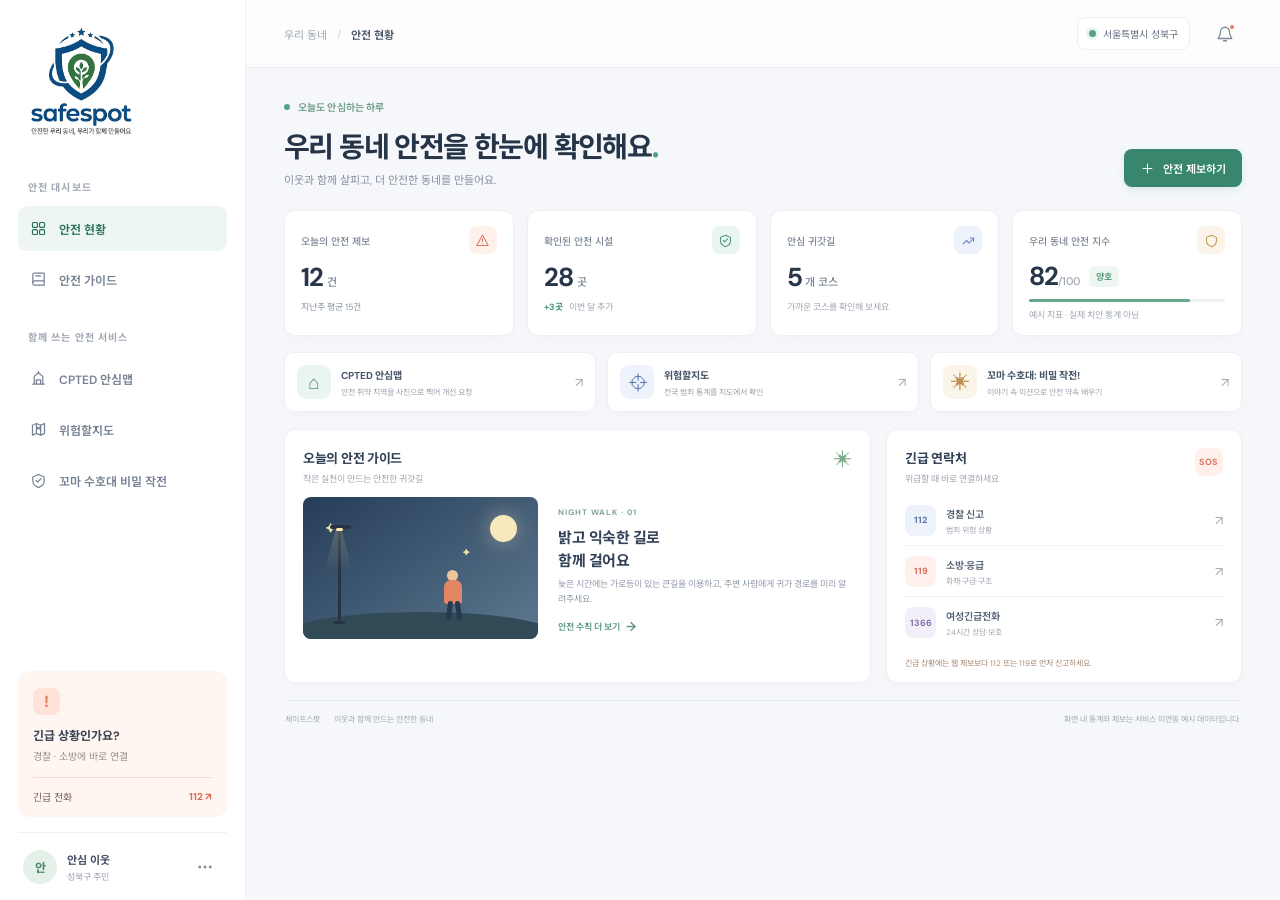
<file: index.html>
<!doctype html>
<html lang="ko">
  <head>
    <meta charset="UTF-8" />
    <meta name="viewport" content="width=device-width, initial-scale=1.0" />
    <meta name="theme-color" content="#f5f7fb" />
    <meta
      name="description"
      content="우리 동네 안전 정보를 한눈에 확인하고 생활 속 안전을 함께 지켜요."
    />
    <title>세이프스팟 — 우리 동네 안전을 한눈에</title>
    <link rel="preconnect" href="https://fonts.googleapis.com" />
    <link rel="preconnect" href="https://fonts.gstatic.com" crossorigin />
    <link
      href="https://fonts.googleapis.com/css2?family=DM+Sans:wght@400;500;600;700&family=Noto+Sans+KR:wght@400;500;600;700;800&display=swap"
      rel="stylesheet"
    />
    <link rel="stylesheet" href="styles.css" />
    <link rel="stylesheet" href="portal-pages.css" />
    <script src="app.js" defer></script>
  </head>
  <body>
    <div class="app-shell">
      <aside class="sidebar" aria-label="주 메뉴">
        <a class="brand" href="#home" aria-label="세이프스팟 홈">
          <img class="brand-logo" src="safespot_logo.png" alt="세이프스팟, 안전한 우리 동네" />
        </a>

        <div class="sidebar-label">안전 대시보드</div>
        <nav class="side-nav">
          <a class="nav-link active" href="#home" aria-current="page">
            <svg viewBox="0 0 24 24" aria-hidden="true"><rect x="3.5" y="3.5" width="7" height="7" rx="1.5"/><rect x="13.5" y="3.5" width="7" height="7" rx="1.5"/><rect x="3.5" y="13.5" width="7" height="7" rx="1.5"/><rect x="13.5" y="13.5" width="7" height="7" rx="1.5"/></svg>
            <span>안전 현황</span>
          </a>
          <a class="nav-link" href="#resources">
            <svg viewBox="0 0 24 24" aria-hidden="true"><path d="M4 5.5A2.5 2.5 0 0 1 6.5 3H20v17H6.5A2.5 2.5 0 0 1 4 17.5v-12Z"/><path d="M4 16.5A2.5 2.5 0 0 1 6.5 14H20M8 7h7"/></svg>
            <span>안전 가이드</span>
          </a>
        </nav>
        <div class="sidebar-label service-label">함께 쓰는 안전 서비스</div>
        <nav class="side-nav">
          <a class="nav-link" href="해커톤/index.html">
            <svg viewBox="0 0 24 24" aria-hidden="true"><path d="M4 20h16M6 20V9l6-5 6 5v11M9 20v-6h6v6"/><path d="M12 4V2"/></svg>
            <span>CPTED 안심맵</span>
          </a>
          <a class="nav-link" href="해커톤_지도/index.html">
            <svg viewBox="0 0 24 24" aria-hidden="true"><path d="M3.5 6 9 3.5l6 2.5 5.5-2.5v14L15 20l-6-2.5L3.5 20V6Z"/><path d="M9 3.5v14m6-12v14"/><circle cx="12" cy="10" r="1.5"/></svg>
            <span>위험할지도</span>
          </a>
          <a class="nav-link" href="해커톤_게임/index.html">
            <svg viewBox="0 0 24 24" aria-hidden="true"><path d="M12 3.5 20 7v5.5c0 4.5-3.1 7.8-8 9.5-4.9-1.7-8-5-8-9.5V7l8-3.5Z"/><path d="m8.5 12 2.3 2.2 4.7-4.8"/></svg>
            <span>꼬마 수호대 비밀 작전</span>
          </a>
        </nav>

        <div class="sidebar-bottom">
          <div class="emergency-card">
            <span class="emergency-icon" aria-hidden="true">!</span>
            <p>긴급 상황인가요?</p>
            <span>경찰 · 소방에 바로 연결</span>
            <a href="tel:112" class="emergency-call"><span>긴급 전화</span><span>112 ↗</span></a>
          </div>
          <div class="profile-row">
            <div class="profile-avatar" aria-hidden="true">안</div>
            <div class="profile-info"><strong>안심 이웃</strong><span>성북구 주민</span></div>
            <button class="icon-button profile-menu" type="button" aria-label="프로필 메뉴">
              <svg viewBox="0 0 24 24" aria-hidden="true"><circle cx="5" cy="12" r="1"/><circle cx="12" cy="12" r="1"/><circle cx="19" cy="12" r="1"/></svg>
            </button>
          </div>
        </div>
      </aside>
      <button class="mobile-scrim" type="button" aria-label="메뉴 닫기"></button>

      <main id="home" class="main-content">
        <header class="topbar">
          <div class="breadcrumb"><span>우리 동네</span><span class="breadcrumb-divider">/</span><strong>안전 현황</strong></div>
          <div class="topbar-actions">
            <span class="area-pill"><span class="status-dot"></span> 서울특별시 성북구</span>
            <button class="icon-button notification-button" type="button" aria-label="알림">
              <svg viewBox="0 0 24 24" aria-hidden="true"><path d="M18 9a6 6 0 0 0-12 0c0 7-3 7-3 9h18c0-2-3-2-3-9Zm-8 12h4"/></svg>
              <span class="notification-dot"></span>
            </button>
            <button class="mobile-menu icon-button" type="button" aria-label="메뉴 열기">
              <svg viewBox="0 0 24 24" aria-hidden="true"><path d="M4 7h16M4 12h16M4 17h16"/></svg>
            </button>
          </div>
        </header>

        <div class="page-content">
          <section class="welcome-row" aria-labelledby="welcome-title">
            <div>
              <div class="eyebrow"><span class="eyebrow-dot"></span> 오늘도 안심하는 하루</div>
              <h1 id="welcome-title">우리 동네 안전을<br class="mobile-break" /> 한눈에 확인해요<span class="title-period">.</span></h1>
              <p class="welcome-subtitle">이웃과 함께 살피고, 더 안전한 동네를 만들어요.</p>
            </div>
            <button class="button button-primary report-open" type="button">
              <svg viewBox="0 0 24 24" aria-hidden="true"><path d="M12 5v14M5 12h14"/></svg>
              안전 제보하기
            </button>
          </section>

          <section class="stats-grid" aria-label="동네 안전 요약">
            <article class="stat-card">
              <div class="stat-top"><span>오늘의 안전 제보</span><span class="stat-icon icon-coral"><svg viewBox="0 0 24 24" aria-hidden="true"><path d="M12 3 21 20H3L12 3Z"/><path d="M12 9v4m0 3h.01"/></svg></span></div>
              <div class="stat-value">12<span class="stat-unit">건</span></div>
              <div class="stat-foot"><span class="trend-neutral">지난주 평균 15건</span></div>
            </article>
            <article class="stat-card">
              <div class="stat-top"><span>확인된 안전 시설</span><span class="stat-icon icon-green"><svg viewBox="0 0 24 24" aria-hidden="true"><path d="M12 3.5 20 7v5.5c0 4.5-3.1 7.8-8 9.5-4.9-1.7-8-5-8-9.5V7l8-3.5Z"/><path d="m8.5 12 2.3 2.2 4.7-4.8"/></svg></span></div>
              <div class="stat-value">28<span class="stat-unit">곳</span></div>
              <div class="stat-foot"><span class="trend-up">+3곳</span><span>이번 달 추가</span></div>
            </article>
            <article class="stat-card">
              <div class="stat-top"><span>안심 귀갓길</span><span class="stat-icon icon-blue"><svg viewBox="0 0 24 24" aria-hidden="true"><path d="M3.5 17.5 9 12l4 4 7.5-8"/><path d="M14.5 8H20v5.5"/></svg></span></div>
              <div class="stat-value">5<span class="stat-unit">개 코스</span></div>
              <div class="stat-foot"><span>가까운 코스를 확인해 보세요</span></div>
            </article>
            <article class="stat-card status-stat">
              <div class="stat-top"><span>우리 동네 안전 지수</span><span class="stat-icon icon-yellow"><svg viewBox="0 0 24 24" aria-hidden="true"><path d="M12 3.5 20 7v5.5c0 4.5-3.1 7.8-8 9.5-4.9-1.7-8-5-8-9.5V7l8-3.5Z"/></svg></span></div>
              <div class="score-row"><div class="stat-value">82<span class="score-out-of">/100</span></div><span class="safety-badge">양호</span></div>
              <div class="score-track"><span></span></div>
              <div class="stat-foot"><span>예시 지표 · 실제 치안 통계 아님</span></div>
            </article>
          </section>

          <section class="service-strip" aria-label="안전 서비스 바로가기">
            <a class="service-card service-cpted" href="해커톤/index.html">
              <span class="service-card-icon" aria-hidden="true">⌂</span>
              <span class="service-card-copy"><strong>CPTED 안심맵</strong><small>안전 취약 지역을 사진으로 찍어 개선 요청</small></span>
              <span class="service-card-arrow" aria-hidden="true">↗</span>
            </a>
            <a class="service-card service-crime" href="해커톤_지도/index.html">
              <span class="service-card-icon" aria-hidden="true">⌖</span>
              <span class="service-card-copy"><strong>위험할지도</strong><small>전국 범죄 통계를 지도에서 확인</small></span>
              <span class="service-card-arrow" aria-hidden="true">↗</span>
            </a>
            <a class="service-card service-game" href="해커톤_게임/index.html">
              <span class="service-card-icon" aria-hidden="true">✳</span>
              <span class="service-card-copy"><strong>꼬마 수호대: 비밀 작전!</strong><small>이야기 속 미션으로 안전 약속 배우기</small></span>
              <span class="service-card-arrow" aria-hidden="true">↗</span>
            </a>
          </section>

          <section class="dashboard-grid" aria-label="안전 지도와 최근 제보" hidden>
            <article id="map" class="panel map-panel">
              <div class="panel-heading map-heading">
                <div><h2>우리 동네 안전 지도</h2><p>주변 안전 정보를 확인해 보세요</p></div>
                <button class="select-button" id="map-area-button" type="button" aria-label="지도 지역 선택">성북구 <span>⌄</span></button>
              </div>
              <div class="map-filter-row" role="group" aria-label="지도 표시 항목">
                <button class="filter-chip active" type="button" data-filter="all"><span class="chip-dot dot-all"></span>전체</button>
                <button class="filter-chip" type="button" data-filter="report"><span class="chip-dot dot-report"></span>안전 제보</button>
                <button class="filter-chip" type="button" data-filter="facility"><span class="chip-dot dot-facility"></span>안전 시설</button>
                <button class="filter-chip" type="button" data-filter="route"><span class="chip-dot dot-route"></span>안심길</button>
              </div>
              <div class="map-canvas" aria-label="성북구 주변의 예시 안전 지도">
                <svg class="map-art" viewBox="0 0 760 370" preserveAspectRatio="xMidYMid slice" role="img" aria-label="도로와 공원이 표시된 지도">
                  <rect width="760" height="370" fill="#eef3e9"/>
                  <path d="M0 64 180 20l125 45 150-51 144 58 161-27v325H0Z" fill="#f5f5e9"/>
                  <path d="M-20 282 83 237l95 11 48-75 93 14 65-54 123 32 55-62 104 14 115-70" fill="none" stroke="#fff" stroke-width="22"/>
                  <path d="M-20 282 83 237l95 11 48-75 93 14 65-54 123 32 55-62 104 14 115-70" fill="none" stroke="#d9d9cd" stroke-width="2"/>
                  <path d="M84-20 114 45l-24 63 30 53-23 62 20 57-41 115M251-15l-15 69 42 41-20 75 42 46-9 61 36 97M447-10l25 75-40 58 49 46-25 73 37 53-15 99M626-15l-6 71 48 42-25 73 33 55-24 64 44 83" fill="none" stroke="#fff" stroke-width="14"/>
                  <path d="M84-20 114 45l-24 63 30 53-23 62 20 57-41 115M251-15l-15 69 42 41-20 75 42 46-9 61 36 97M447-10l25 75-40 58 49 46-25 73 37 53-15 99M626-15l-6 71 48 42-25 73 33 55-24 64 44 83" fill="none" stroke="#d9d9cd" stroke-width="1.5"/>
                  <path d="m474 231 30-48 59 6 34 36-17 53-52 17-43-23Z" fill="#dcebd9"/>
                  <path d="m116 41 30-23 29 14-6 37-36 12-23-17Z" fill="#dcebd9"/>
                  <path d="M32 120h112M292 35h101M487 112h124M168 322h125M552 320h120" stroke="#e8e6d9" stroke-width="9" stroke-linecap="round"/>
                  <text x="488" y="255" class="map-label">성북근린공원</text>
                  <text x="118" y="191" class="map-label">성북로</text>
                  <text x="308" y="294" class="map-label">동소문로</text>
                  <text x="550" y="91" class="map-label">성북동</text>
                  <text x="170" y="94" class="map-label">성북초등학교</text>
                  <text x="365" y="208" class="map-label">성북구청</text>
                  <path d="M225 253c34-25 48-9 80-26s39-47 72-41 42 27 68 15 30-36 59-35" class="safe-route-line"/>
                  <g class="map-marker marker-report" data-map-type="report" transform="translate(305 165)"><circle r="17" fill="#fff" opacity=".7"/><circle r="11" fill="#f17764"/><path d="M305 159v7m0 4h.1" stroke="#fff" stroke-width="2" stroke-linecap="round"/></g>
                  <g class="map-marker marker-report" data-map-type="report" transform="translate(435 215)"><circle r="17" fill="#fff" opacity=".7"/><circle r="11" fill="#f17764"/><path d="M435 209v7m0 4h.1" stroke="#fff" stroke-width="2" stroke-linecap="round"/></g>
                  <g class="map-marker marker-facility" data-map-type="facility" transform="translate(180 120)"><circle r="15" fill="#fff" opacity=".75"/><circle r="10" fill="#5f9e83"/><path d="M180 114v12m-5-6h10" stroke="#fff" stroke-width="2" stroke-linecap="round"/></g>
                  <g class="map-marker marker-facility" data-map-type="facility" transform="translate(552 178)"><circle r="15" fill="#fff" opacity=".75"/><circle r="10" fill="#5f9e83"/><path d="M552 172v12m-5-6h10" stroke="#fff" stroke-width="2" stroke-linecap="round"/></g>
                  <g class="map-marker marker-route" data-map-type="route" transform="translate(500 145)"><circle r="15" fill="#fff" opacity=".75"/><circle r="10" fill="#8299d3"/><path d="m495 145 3.5 3.5 7-7" stroke="#fff" stroke-width="1.8" stroke-linecap="round" stroke-linejoin="round"/></g>
                </svg>
                <div class="map-map-controls">
                  <button type="button" class="map-control" id="zoom-in" aria-label="지도 확대">+</button>
                  <button type="button" class="map-control" id="zoom-out" aria-label="지도 축소">−</button>
                  <button type="button" class="map-control locate-control" id="locate-me" aria-label="현재 위치 확인"><svg viewBox="0 0 24 24" aria-hidden="true"><circle cx="12" cy="12" r="7"/><circle cx="12" cy="12" r="2.5"/><path d="M12 2v3m0 14v3M2 12h3m14 0h3"/></svg></button>
                </div>
                <div class="map-disclaimer">안전 정보 예시 화면 · 실시간 지도/관제 정보가 아닙니다</div>
              </div>
              <div class="map-footer"><span><i class="legend-dot dot-report"></i> 제보 위치 <i class="legend-dot dot-facility"></i> 안전 시설 <i class="legend-dot dot-route"></i> 안심 귀갓길</span><button class="text-button" type="button" id="open-map">지도 크게 보기 <span>↗</span></button></div>
            </article>

            <article id="reports" class="panel reports-panel">
              <div class="panel-heading">
                <div><h2>최근 동네 제보</h2><p>이웃이 공유한 안전 소식</p></div>
                <a class="text-button" href="#reports-list">전체 보기 <span>→</span></a>
              </div>
              <div class="report-list" id="reports-list">
                <article class="report-item">
                  <span class="report-icon report-icon-amber"><svg viewBox="0 0 24 24" aria-hidden="true"><path d="M12 3 21 20H3L12 3Z"/><path d="M12 9v4m0 3h.01"/></svg></span>
                  <div class="report-copy"><div class="report-title-row"><h3>골목길 가로등 점검 필요</h3><span class="report-tag tag-pending">확인 중</span></div><p>성북로 18길 · 성북초등학교 뒤편</p><time datetime="2026-10-17T09:20">20분 전</time></div>
                </article>
                <article class="report-item">
                  <span class="report-icon report-icon-blue"><svg viewBox="0 0 24 24" aria-hidden="true"><path d="M12 21s7-5.1 7-11a7 7 0 1 0-14 0c0 5.9 7 11 7 11Z"/><circle cx="12" cy="10" r="2.2"/></svg></span>
                  <div class="report-copy"><div class="report-title-row"><h3>안심 비상벨 위치 공유</h3><span class="report-tag tag-done">확인 완료</span></div><p>성북근린공원 입구 · 공중화장실 옆</p><time datetime="2026-10-17T08:45">오늘 오전 8:45</time></div>
                </article>
                <article class="report-item">
                  <span class="report-icon report-icon-violet"><svg viewBox="0 0 24 24" aria-hidden="true"><path d="M12 3.5 20 7v5.5c0 4.5-3.1 7.8-8 9.5-4.9-1.7-8-5-8-9.5V7l8-3.5Z"/><path d="m8.5 12 2.3 2.2 4.7-4.8"/></svg></span>
                  <div class="report-copy"><div class="report-title-row"><h3>늦은 밤 순찰 강화 요청</h3><span class="report-tag tag-pending">확인 중</span></div><p>동소문로 24길 · 버스 정류장 주변</p><time datetime="2026-10-16T21:10">어제 오후 9:10</time></div>
                </article>
              </div>
              <button class="button button-secondary report-open report-list-button" type="button">우리 동네 안전 제보하기 <span>＋</span></button>
            </article>
          </section>

          <section id="resources" class="lower-grid" aria-label="안전 정보">
            <article class="panel guide-panel">
              <div class="panel-heading">
                <div><h2>오늘의 안전 가이드</h2><p>작은 실천이 만드는 안전한 귀갓길</p></div>
                <span class="guide-spark" aria-hidden="true">✳</span>
              </div>
              <div class="guide-content">
                <div class="guide-illustration" aria-hidden="true">
                  <div class="guide-moon"></div><div class="guide-star star-one">✦</div><div class="guide-star star-two">✦</div>
                  <div class="guide-lamp"><span></span><i></i></div><div class="guide-figure"><i></i><b></b></div>
                  <div class="guide-ground"></div>
                </div>
                <div class="guide-text">
                  <span class="guide-kicker">NIGHT WALK · 01</span>
                  <h3>밝고 익숙한 길로<br />함께 걸어요</h3>
                  <p>늦은 시간에는 가로등이 있는 큰길을 이용하고, 주변 사람에게 귀가 경로를 미리 알려주세요.</p>
                  <button type="button" class="text-button guide-more" id="guide-detail">안전 수칙 더 보기 <span>→</span></button>
                </div>
              </div>
            </article>
            <article class="panel quick-panel">
              <div class="panel-heading"><div><h2>긴급 연락처</h2><p>위급할 때 바로 연결하세요</p></div><span class="quick-shield">SOS</span></div>
              <a class="contact-row" href="tel:112"><span class="contact-icon contact-police">112</span><span class="contact-copy"><strong>경찰 신고</strong><small>범죄·위험 상황</small></span><span class="contact-arrow">↗</span></a>
              <a class="contact-row" href="tel:119"><span class="contact-icon contact-fire">119</span><span class="contact-copy"><strong>소방·응급</strong><small>화재·구급·구조</small></span><span class="contact-arrow">↗</span></a>
              <a class="contact-row" href="tel:1366"><span class="contact-icon contact-help">1366</span><span class="contact-copy"><strong>여성긴급전화</strong><small>24시간 상담·보호</small></span><span class="contact-arrow">↗</span></a>
              <p class="emergency-note">긴급 상황에는 웹 제보보다 112 또는 119로 먼저 신고하세요.</p>
            </article>
          </section>
          <footer class="page-footer"><span>세이프스팟 <span class="footer-dot">·</span> 이웃과 함께 만드는 안전한 동네</span><span>화면 내 통계와 제보는 서비스 미연동 예시 데이터입니다.</span></footer>
        </div>
      </main>
    </div>

    <dialog class="report-dialog" id="report-dialog" aria-labelledby="dialog-title">
      <form id="report-form" method="dialog">
        <div class="dialog-heading"><div><span class="dialog-kicker">NEIGHBORHOOD SAFETY</span><h2 id="dialog-title">안전 제보하기</h2></div><button type="button" class="icon-button dialog-close" aria-label="닫기">×</button></div>
        <p class="dialog-intro">이웃과 공유할 안전 정보를 남겨주세요.<br /><strong>긴급 신고는 112 또는 119를 이용해 주세요.</strong></p>
        <label class="field-label" for="report-category">제보 유형</label>
        <select id="report-category" name="category" required>
          <option value="">유형을 선택해 주세요</option><option>시설물 점검</option><option>어두운 골목길</option><option>위험 요소 발견</option><option>안전 시설 위치</option><option>기타 안전 정보</option>
        </select>
        <label class="field-label" for="report-location">위치</label>
        <input id="report-location" name="location" type="text" placeholder="예: 성북로 18길, 성북초 뒤편" maxlength="80" required />
        <label class="field-label" for="report-description">상세 내용</label>
        <textarea id="report-description" name="description" placeholder="어떤 상황인지 자세히 알려주세요." rows="4" maxlength="500" required></textarea>
        <p class="privacy-note">개인정보나 특정인을 식별할 수 있는 내용은 작성하지 말아 주세요. 제보는 이 화면에만 표시되며 실제 기관으로 전송되지 않습니다.</p>
        <div class="dialog-actions"><button type="button" class="button button-secondary dialog-cancel">취소</button><button type="submit" class="button button-primary">제보 등록하기</button></div>
      </form>
    </dialog>
    <div class="toast" id="toast" role="status" aria-live="polite"></div>
  </body>
</html>
</file>
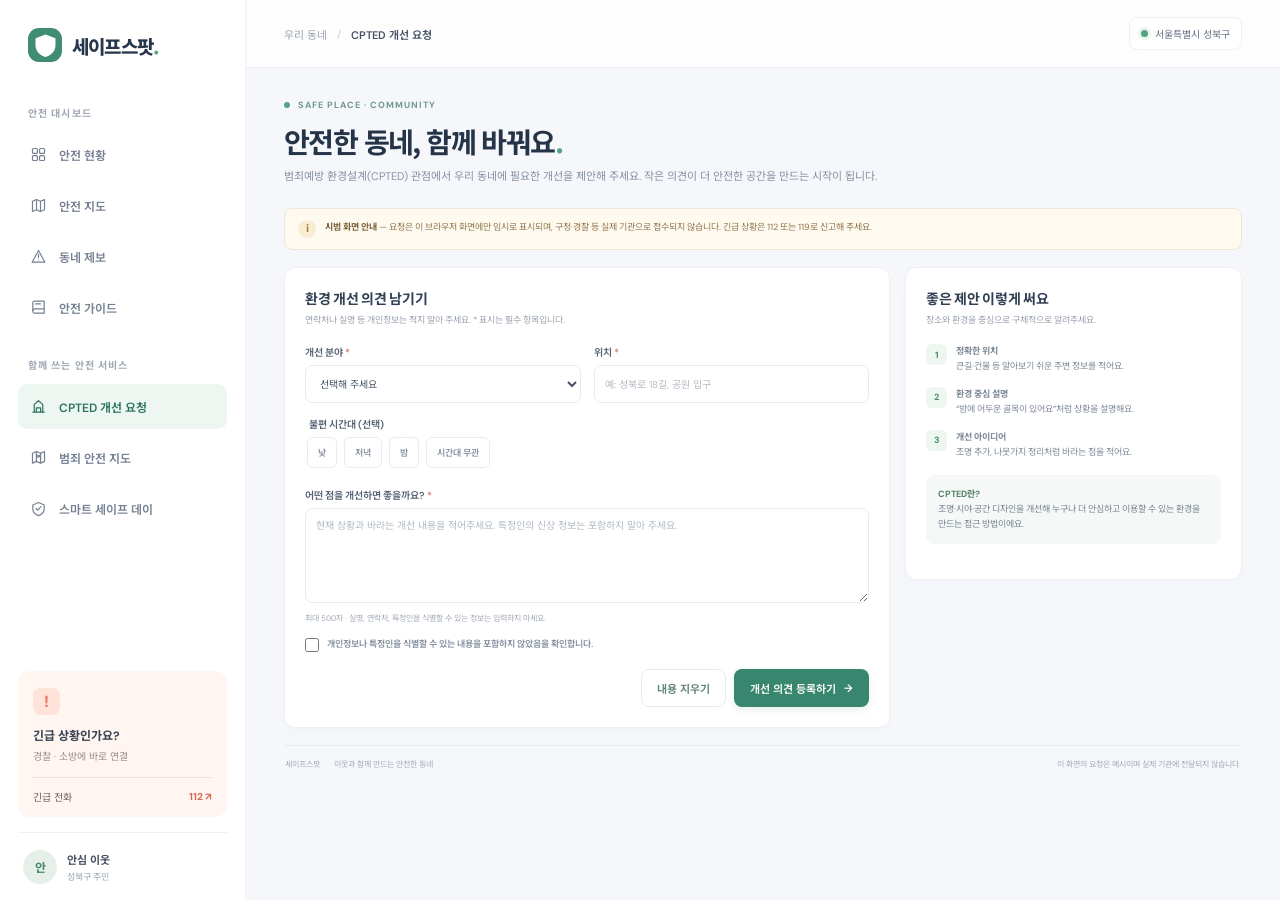
<file: cpted.html>
<!doctype html>
<html lang="ko">
  <head>
    <meta charset="UTF-8" />
    <meta name="viewport" content="width=device-width, initial-scale=1.0" />
    <meta name="theme-color" content="#f5f7fb" />
    <meta name="description" content="우리 동네 환경을 더 안전하게 바꾸는 CPTED 개선 의견을 남겨보세요." />
    <title>CPTED 개선 요청 — 세이프스팟</title>
    <link rel="preconnect" href="https://fonts.googleapis.com" />
    <link rel="preconnect" href="https://fonts.gstatic.com" crossorigin />
    <link href="https://fonts.googleapis.com/css2?family=DM+Sans:wght@400;500;600;700&family=Noto+Sans+KR:wght@400;500;600;700;800&display=swap" rel="stylesheet" />
    <link rel="stylesheet" href="styles.css" />
    <link rel="stylesheet" href="portal-pages.css" />
    <script src="subsites.js" defer></script>
  </head>
  <body>
    <div class="app-shell">
      <aside class="sidebar" aria-label="주 메뉴">
        <a class="brand" href="index.html" aria-label="세이프스팟 홈"><span class="brand-mark" aria-hidden="true"><svg viewBox="0 0 32 32" fill="none"><path d="M16 3.8 27 8v7.6c0 6.2-4.3 10.8-11 13-6.7-2.2-11-6.8-11-13V8l11-4.2Z" fill="currentColor"/><path d="m11 16.2 3.2 3.1 6.8-7" stroke="#fff" stroke-width="2.2" stroke-linecap="round" stroke-linejoin="round"/></svg></span><span>세이프스팟<span class="brand-period">.</span></span></a>
        <div class="sidebar-label">안전 대시보드</div>
        <nav class="side-nav">
          <a class="nav-link" href="index.html"><svg viewBox="0 0 24 24" aria-hidden="true"><rect x="3.5" y="3.5" width="7" height="7" rx="1.5"/><rect x="13.5" y="3.5" width="7" height="7" rx="1.5"/><rect x="3.5" y="13.5" width="7" height="7" rx="1.5"/><rect x="13.5" y="13.5" width="7" height="7" rx="1.5"/></svg><span>안전 현황</span></a>
          <a class="nav-link" href="index.html#map"><svg viewBox="0 0 24 24" aria-hidden="true"><path d="m3.5 6 5.7-2.5 5.6 2.5 5.7-2.5v14.5l-5.7 2.5-5.6-2.5-5.7 2.5V6Z"/><path d="M9.2 3.5v14.5m5.6-12v14.5"/></svg><span>안전 지도</span></a>
          <a class="nav-link" href="index.html#reports"><svg viewBox="0 0 24 24" aria-hidden="true"><path d="M12 3.5 21 20H3l9-16.5Z"/><path d="M12 9v4.5m0 3.1h.01"/></svg><span>동네 제보</span></a>
          <a class="nav-link" href="index.html#resources"><svg viewBox="0 0 24 24" aria-hidden="true"><path d="M4 5.5A2.5 2.5 0 0 1 6.5 3H20v17H6.5A2.5 2.5 0 0 1 4 17.5v-12Z"/><path d="M4 16.5A2.5 2.5 0 0 1 6.5 14H20M8 7h7"/></svg><span>안전 가이드</span></a>
        </nav>
        <div class="sidebar-label service-label">함께 쓰는 안전 서비스</div>
        <nav class="side-nav">
          <a class="nav-link active" href="cpted.html" aria-current="page"><svg viewBox="0 0 24 24" aria-hidden="true"><path d="M4 20h16M6 20V9l6-5 6 5v11M9 20v-6h6v6"/></svg><span>CPTED 개선 요청</span></a>
          <a class="nav-link" href="crime-map.html"><svg viewBox="0 0 24 24" aria-hidden="true"><path d="M3.5 6 9 3.5l6 2.5 5.5-2.5v14L15 20l-6-2.5L3.5 20V6Z"/><path d="M9 3.5v14m6-12v14"/><circle cx="12" cy="10" r="1.5"/></svg><span>범죄 안전 지도</span></a>
          <a class="nav-link" href="smart-safe-day.html"><svg viewBox="0 0 24 24" aria-hidden="true"><path d="M12 3.5 20 7v5.5c0 4.5-3.1 7.8-8 9.5-4.9-1.7-8-5-8-9.5V7l8-3.5Z"/><path d="m8.5 12 2.3 2.2 4.7-4.8"/></svg><span>스마트 세이프 데이</span></a>
        </nav>
        <div class="sidebar-bottom"><div class="emergency-card"><span class="emergency-icon" aria-hidden="true">!</span><p>긴급 상황인가요?</p><span>경찰 · 소방에 바로 연결</span><a href="tel:112" class="emergency-call"><span>긴급 전화</span><span>112 ↗</span></a></div><div class="profile-row"><div class="profile-avatar" aria-hidden="true">안</div><div class="profile-info"><strong>안심 이웃</strong><span>성북구 주민</span></div></div></div>
      </aside>
      <button class="mobile-scrim" type="button" aria-label="메뉴 닫기"></button>
      <main class="subpage-main">
        <header class="topbar"><div class="breadcrumb"><a href="index.html">우리 동네</a><span class="breadcrumb-divider">/</span><strong>CPTED 개선 요청</strong></div><div class="topbar-actions"><span class="area-pill"><span class="status-dot"></span> 서울특별시 성북구</span><button class="mobile-menu icon-button" type="button" aria-label="메뉴 열기"><svg viewBox="0 0 24 24" aria-hidden="true"><path d="M4 7h16M4 12h16M4 17h16"/></svg></button></div></header>
        <div class="page-content">
          <section class="subpage-hero"><div><div class="subpage-kicker"><span class="eyebrow-dot"></span> SAFE PLACE · COMMUNITY</div><h1>안전한 동네,<br class="mobile-break" /> 함께 바꿔요<span class="title-period">.</span></h1><p>범죄예방 환경설계(CPTED) 관점에서 우리 동네에 필요한 개선을 제안해 주세요. 작은 의견이 더 안전한 공간을 만드는 시작이 됩니다.</p></div></section>
          <div class="demo-notice" role="note"><span class="demo-notice-icon">i</span><span><strong>시범 화면 안내</strong> — 요청은 이 브라우저 화면에만 임시로 표시되며, 구청·경찰 등 실제 기관으로 접수되지 않습니다. 긴급 상황은 112 또는 119로 신고해 주세요.</span></div>
          <div class="subpage-grid">
            <section class="subpage-panel" aria-labelledby="request-title">
              <h2 id="request-title">환경 개선 의견 남기기</h2><p class="subpage-panel-intro">연락처나 실명 등 개인정보는 적지 말아 주세요. <span class="required-mark">*</span> 표시는 필수 항목입니다.</p>
              <form id="cpted-form">
                <div class="form-grid">
                  <div class="form-field"><label for="cpted-category">개선 분야 <span class="required-mark">*</span></label><select id="cpted-category" name="category" required><option value="">선택해 주세요</option><option>가로등 · 조명</option><option>시야 확보 · 사각지대</option><option>CCTV · 비상벨</option><option>보행로 · 안심 귀갓길</option><option>공원 · 공용 공간</option><option>기타 환경 개선</option></select></div>
                  <div class="form-field"><label for="cpted-location">위치 <span class="required-mark">*</span></label><input id="cpted-location" name="location" type="text" maxlength="100" placeholder="예: 성북로 18길, 공원 입구" required /></div>
                  <div class="form-field full-width"><fieldset><legend>불편 시간대 (선택)</legend><div class="choice-row"><label class="choice-option"><input type="radio" name="time" value="낮"><span>낮</span></label><label class="choice-option"><input type="radio" name="time" value="저녁"><span>저녁</span></label><label class="choice-option"><input type="radio" name="time" value="밤"><span>밤</span></label><label class="choice-option"><input type="radio" name="time" value="상시"><span>시간대 무관</span></label></div></fieldset></div>
                  <div class="form-field full-width"><label for="cpted-description">어떤 점을 개선하면 좋을까요? <span class="required-mark">*</span></label><textarea id="cpted-description" name="description" maxlength="500" placeholder="현재 상황과 바라는 개선 내용을 적어주세요. 특정인의 신상 정보는 포함하지 말아 주세요." required></textarea><p class="form-help">최대 500자 · 실명, 연락처, 특정인을 식별할 수 있는 정보는 입력하지 마세요.</p></div>
                  <div class="form-field full-width"><label class="consent-row"><input type="checkbox" name="privacy" required /><span>개인정보나 특정인을 식별할 수 있는 내용을 포함하지 않았음을 확인합니다.</span></label></div>
                </div>
                <div class="form-actions"><button class="button button-secondary" type="reset">내용 지우기</button><button class="button button-primary" type="submit">개선 의견 등록하기 <span>→</span></button></div>
              </form>
            </section>
            <aside class="subpage-panel">
              <h2>좋은 제안 이렇게 써요</h2><p class="subpage-panel-intro">장소와 환경을 중심으로 구체적으로 알려주세요.</p>
              <ol class="side-info-list"><li><span class="side-info-number">1</span><span><strong>정확한 위치</strong><br />큰길·건물 등 알아보기 쉬운 주변 정보를 적어요.</span></li><li><span class="side-info-number">2</span><span><strong>환경 중심 설명</strong><br />“밤에 어두운 골목이 있어요”처럼 상황을 설명해요.</span></li><li><span class="side-info-number">3</span><span><strong>개선 아이디어</strong><br />조명 추가, 나뭇가지 정리처럼 바라는 점을 적어요.</span></li></ol>
              <div class="subpage-callout"><strong>CPTED란?</strong><br />조명·시야·공간 디자인을 개선해 누구나 더 안심하고 이용할 수 있는 환경을 만드는 접근 방법이에요.</div>
              <div id="request-results" class="request-list" aria-live="polite"></div>
            </aside>
          </div>
          <footer class="page-footer"><span>세이프스팟 <span class="footer-dot">·</span> 이웃과 함께 만드는 안전한 동네</span><span>이 화면의 요청은 예시이며 실제 기관에 전달되지 않습니다.</span></footer>
        </div>
      </main>
    </div>
    <div class="toast" id="toast" role="status" aria-live="polite"></div>
  </body>
</html>
</file>
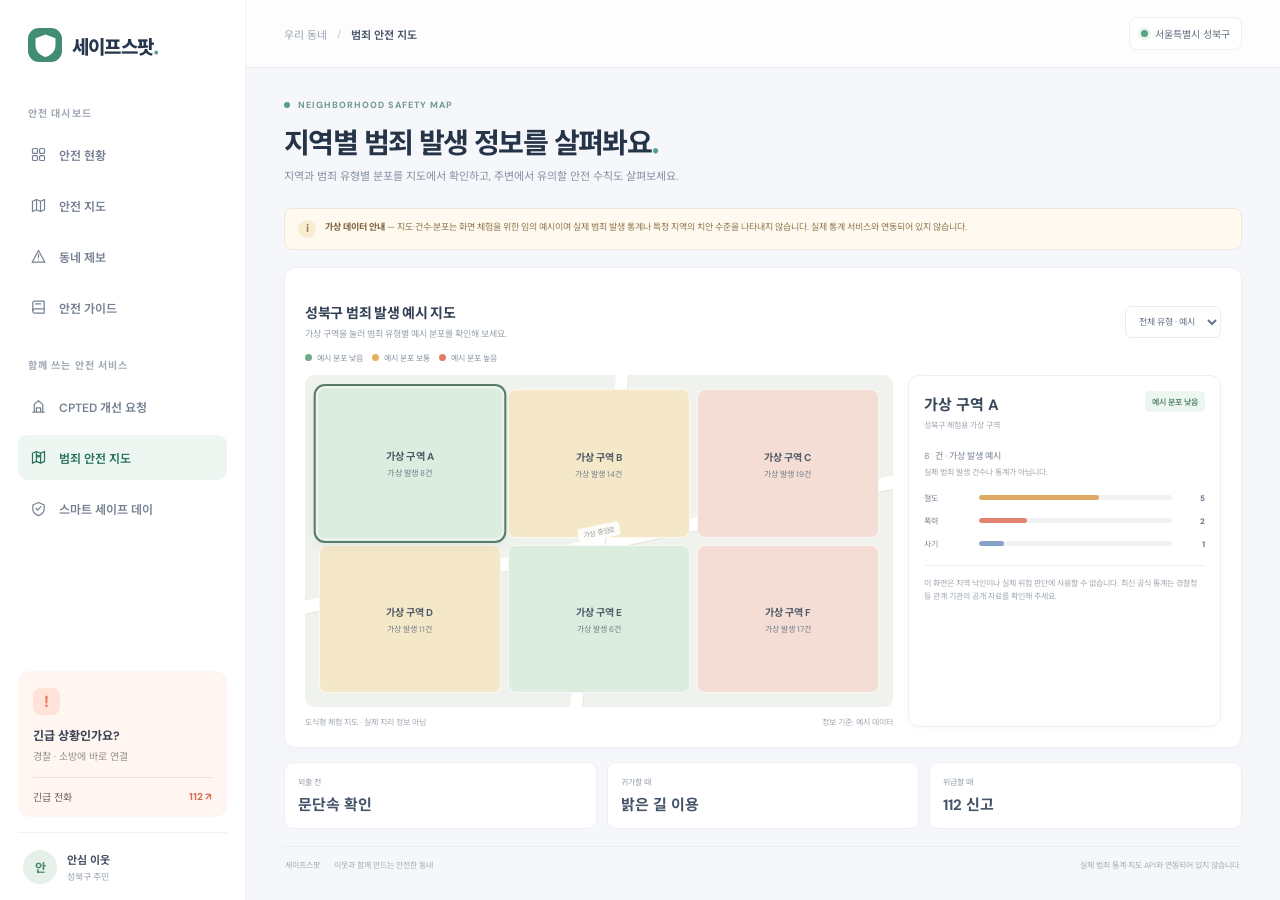
<file: crime-map.html>
<!doctype html>
<html lang="ko">
  <head>
    <meta charset="UTF-8" />
    <meta name="viewport" content="width=device-width, initial-scale=1.0" />
    <meta name="theme-color" content="#f5f7fb" />
    <meta name="description" content="범죄 안전 지도로 지역별 안전 정보를 살펴보세요." />
    <title>범죄 안전 지도 — 세이프스팟</title>
    <link rel="preconnect" href="https://fonts.googleapis.com" />
    <link rel="preconnect" href="https://fonts.gstatic.com" crossorigin />
    <link href="https://fonts.googleapis.com/css2?family=DM+Sans:wght@400;500;600;700&family=Noto+Sans+KR:wght@400;500;600;700;800&display=swap" rel="stylesheet" />
    <link rel="stylesheet" href="styles.css" />
    <link rel="stylesheet" href="portal-pages.css" />
    <script src="subsites.js" defer></script>
  </head>
  <body>
    <div class="app-shell">
      <aside class="sidebar" aria-label="주 메뉴">
        <a class="brand" href="index.html" aria-label="세이프스팟 홈"><span class="brand-mark" aria-hidden="true"><svg viewBox="0 0 32 32" fill="none"><path d="M16 3.8 27 8v7.6c0 6.2-4.3 10.8-11 13-6.7-2.2-11-6.8-11-13V8l11-4.2Z" fill="currentColor"/><path d="m11 16.2 3.2 3.1 6.8-7" stroke="#fff" stroke-width="2.2" stroke-linecap="round" stroke-linejoin="round"/></svg></span><span>세이프스팟<span class="brand-period">.</span></span></a>
        <div class="sidebar-label">안전 대시보드</div>
        <nav class="side-nav">
          <a class="nav-link" href="index.html"><svg viewBox="0 0 24 24" aria-hidden="true"><rect x="3.5" y="3.5" width="7" height="7" rx="1.5"/><rect x="13.5" y="3.5" width="7" height="7" rx="1.5"/><rect x="3.5" y="13.5" width="7" height="7" rx="1.5"/><rect x="13.5" y="13.5" width="7" height="7" rx="1.5"/></svg><span>안전 현황</span></a>
          <a class="nav-link" href="index.html#map"><svg viewBox="0 0 24 24" aria-hidden="true"><path d="m3.5 6 5.7-2.5 5.6 2.5 5.7-2.5v14.5l-5.7 2.5-5.6-2.5-5.7 2.5V6Z"/><path d="M9.2 3.5v14.5m5.6-12v14.5"/></svg><span>안전 지도</span></a>
          <a class="nav-link" href="index.html#reports"><svg viewBox="0 0 24 24" aria-hidden="true"><path d="M12 3.5 21 20H3l9-16.5Z"/><path d="M12 9v4.5m0 3.1h.01"/></svg><span>동네 제보</span></a>
          <a class="nav-link" href="index.html#resources"><svg viewBox="0 0 24 24" aria-hidden="true"><path d="M4 5.5A2.5 2.5 0 0 1 6.5 3H20v17H6.5A2.5 2.5 0 0 1 4 17.5v-12Z"/><path d="M4 16.5A2.5 2.5 0 0 1 6.5 14H20M8 7h7"/></svg><span>안전 가이드</span></a>
        </nav>
        <div class="sidebar-label service-label">함께 쓰는 안전 서비스</div>
        <nav class="side-nav">
          <a class="nav-link" href="cpted.html"><svg viewBox="0 0 24 24" aria-hidden="true"><path d="M4 20h16M6 20V9l6-5 6 5v11M9 20v-6h6v6"/></svg><span>CPTED 개선 요청</span></a>
          <a class="nav-link active" href="crime-map.html" aria-current="page"><svg viewBox="0 0 24 24" aria-hidden="true"><path d="M3.5 6 9 3.5l6 2.5 5.5-2.5v14L15 20l-6-2.5L3.5 20V6Z"/><path d="M9 3.5v14m6-12v14"/><circle cx="12" cy="10" r="1.5"/></svg><span>범죄 안전 지도</span></a>
          <a class="nav-link" href="smart-safe-day.html"><svg viewBox="0 0 24 24" aria-hidden="true"><path d="M12 3.5 20 7v5.5c0 4.5-3.1 7.8-8 9.5-4.9-1.7-8-5-8-9.5V7l8-3.5Z"/><path d="m8.5 12 2.3 2.2 4.7-4.8"/></svg><span>스마트 세이프 데이</span></a>
        </nav>
        <div class="sidebar-bottom"><div class="emergency-card"><span class="emergency-icon" aria-hidden="true">!</span><p>긴급 상황인가요?</p><span>경찰 · 소방에 바로 연결</span><a href="tel:112" class="emergency-call"><span>긴급 전화</span><span>112 ↗</span></a></div><div class="profile-row"><div class="profile-avatar" aria-hidden="true">안</div><div class="profile-info"><strong>안심 이웃</strong><span>성북구 주민</span></div></div></div>
      </aside>
      <button class="mobile-scrim" type="button" aria-label="메뉴 닫기"></button>
      <main class="subpage-main">
        <header class="topbar"><div class="breadcrumb"><a href="index.html">우리 동네</a><span class="breadcrumb-divider">/</span><strong>범죄 안전 지도</strong></div><div class="topbar-actions"><span class="area-pill"><span class="status-dot"></span> 서울특별시 성북구</span><button class="mobile-menu icon-button" type="button" aria-label="메뉴 열기"><svg viewBox="0 0 24 24" aria-hidden="true"><path d="M4 7h16M4 12h16M4 17h16"/></svg></button></div></header>
        <div class="page-content">
          <section class="subpage-hero"><div><div class="subpage-kicker"><span class="eyebrow-dot"></span> NEIGHBORHOOD SAFETY MAP</div><h1>지역별 범죄 발생 정보를<br class="mobile-break" /> 살펴봐요<span class="title-period">.</span></h1><p>지역과 범죄 유형별 분포를 지도에서 확인하고, 주변에서 유의할 안전 수칙도 살펴보세요.</p></div></section>
          <div class="demo-notice" role="note"><span class="demo-notice-icon">i</span><span><strong>가상 데이터 안내</strong> — 지도·건수·분포는 화면 체험을 위한 임의 예시이며 실제 범죄 발생 통계나 특정 지역의 치안 수준을 나타내지 않습니다. 실제 통계 서비스와 연동되어 있지 않습니다.</span></div>
          <section class="subpage-panel">
            <div class="map-tools"><div><h2>성북구 범죄 발생 예시 지도</h2><p class="subpage-panel-intro map-helper">가상 구역을 눌러 범죄 유형별 예시 분포를 확인해 보세요.</p></div><label class="sr-only" for="crime-category">범죄 유형</label><select id="crime-category"><option value="all">전체 유형 · 예시</option><option value="theft">절도 · 예시</option><option value="assault">폭력 · 예시</option><option value="fraud">사기 · 예시</option></select></div>
            <div class="map-legend" aria-label="가상 분포 범례"><span class="legend-entry"><i class="risk-dot risk-low"></i>예시 분포 낮음</span><span class="legend-entry"><i class="risk-dot risk-mid"></i>예시 분포 보통</span><span class="legend-entry"><i class="risk-dot risk-high"></i>예시 분포 높음</span></div>
            <div class="crime-layout" style="margin-top:12px">
              <div>
                <div class="crime-map" role="group" aria-label="성북구 가상 구역 선택">
                  <button class="crime-zone selected" type="button" data-zone="A" data-risk="low" data-count="8" data-count-theft="5" data-count-assault="2" data-count-fraud="1" aria-pressed="true"><strong>가상 구역 A</strong><span>가상 발생 8건</span></button>
                  <button class="crime-zone" type="button" data-zone="B" data-risk="medium" data-count="14" data-count-theft="9" data-count-assault="3" data-count-fraud="2" aria-pressed="false"><strong>가상 구역 B</strong><span>가상 발생 14건</span></button>
                  <button class="crime-zone" type="button" data-zone="C" data-risk="high" data-count="19" data-count-theft="11" data-count-assault="5" data-count-fraud="3" aria-pressed="false"><strong>가상 구역 C</strong><span>가상 발생 19건</span></button>
                  <button class="crime-zone" type="button" data-zone="D" data-risk="medium" data-count="11" data-count-theft="7" data-count-assault="2" data-count-fraud="2" aria-pressed="false"><strong>가상 구역 D</strong><span>가상 발생 11건</span></button>
                  <button class="crime-zone" type="button" data-zone="E" data-risk="low" data-count="6" data-count-theft="4" data-count-assault="1" data-count-fraud="1" aria-pressed="false"><strong>가상 구역 E</strong><span>가상 발생 6건</span></button>
                  <button class="crime-zone" type="button" data-zone="F" data-risk="high" data-count="17" data-count-theft="10" data-count-assault="4" data-count-fraud="3" aria-pressed="false"><strong>가상 구역 F</strong><span>가상 발생 17건</span></button>
                  <span class="map-road-label" aria-hidden="true">가상 중앙로</span>
                </div>
                <div class="crime-map-caption"><span>도식형 체험 지도 · 실제 지리 정보 아님</span><span>정보 기준: 예시 데이터</span></div>
              </div>
              <aside class="subpage-panel crime-detail-panel" aria-live="polite">
                <div class="area-detail-top"><div><h3 id="crime-area-title">가상 구역 A</h3><p id="crime-area-subtitle">성북구 체험용 가상 구역</p></div><span class="risk-badge" id="crime-risk">예시 분포 낮음</span></div>
                <div class="crime-count"><span id="crime-count">8</span><span>건 · 가상 발생 예시</span></div>
                <p class="crime-count-note">실제 범죄 발생 건수나 통계가 아닙니다.</p>
                <div class="category-list" id="crime-category-list">
                  <div class="category-row" data-category="theft"><span>절도</span><div class="category-bar"><span style="width:62%"></span></div><strong>5</strong></div>
                  <div class="category-row" data-category="assault"><span>폭력</span><div class="category-bar"><span style="width:25%"></span></div><strong>2</strong></div>
                  <div class="category-row" data-category="fraud"><span>사기</span><div class="category-bar"><span style="width:13%"></span></div><strong>1</strong></div>
                </div>
                <p class="crime-detail-note">이 화면은 지역 낙인이나 실제 위험 판단에 사용할 수 없습니다. 최신 공식 통계는 경찰청 등 관계 기관의 공개 자료를 확인해 주세요.</p>
              </aside>
            </div>
          </section>
          <section class="crime-quick-facts" aria-label="생활 안전 수칙"><article class="crime-fact"><span>외출 전</span><strong>문단속 확인</strong></article><article class="crime-fact"><span>귀가할 때</span><strong>밝은 길 이용</strong></article><article class="crime-fact"><span>위급할 때</span><strong>112 신고</strong></article></section>
          <footer class="page-footer"><span>세이프스팟 <span class="footer-dot">·</span> 이웃과 함께 만드는 안전한 동네</span><span>실제 범죄 통계·지도 API와 연동되어 있지 않습니다.</span></footer>
        </div>
      </main>
    </div>
    <div class="toast" id="toast" role="status" aria-live="polite"></div>
  </body>
</html>
</file>
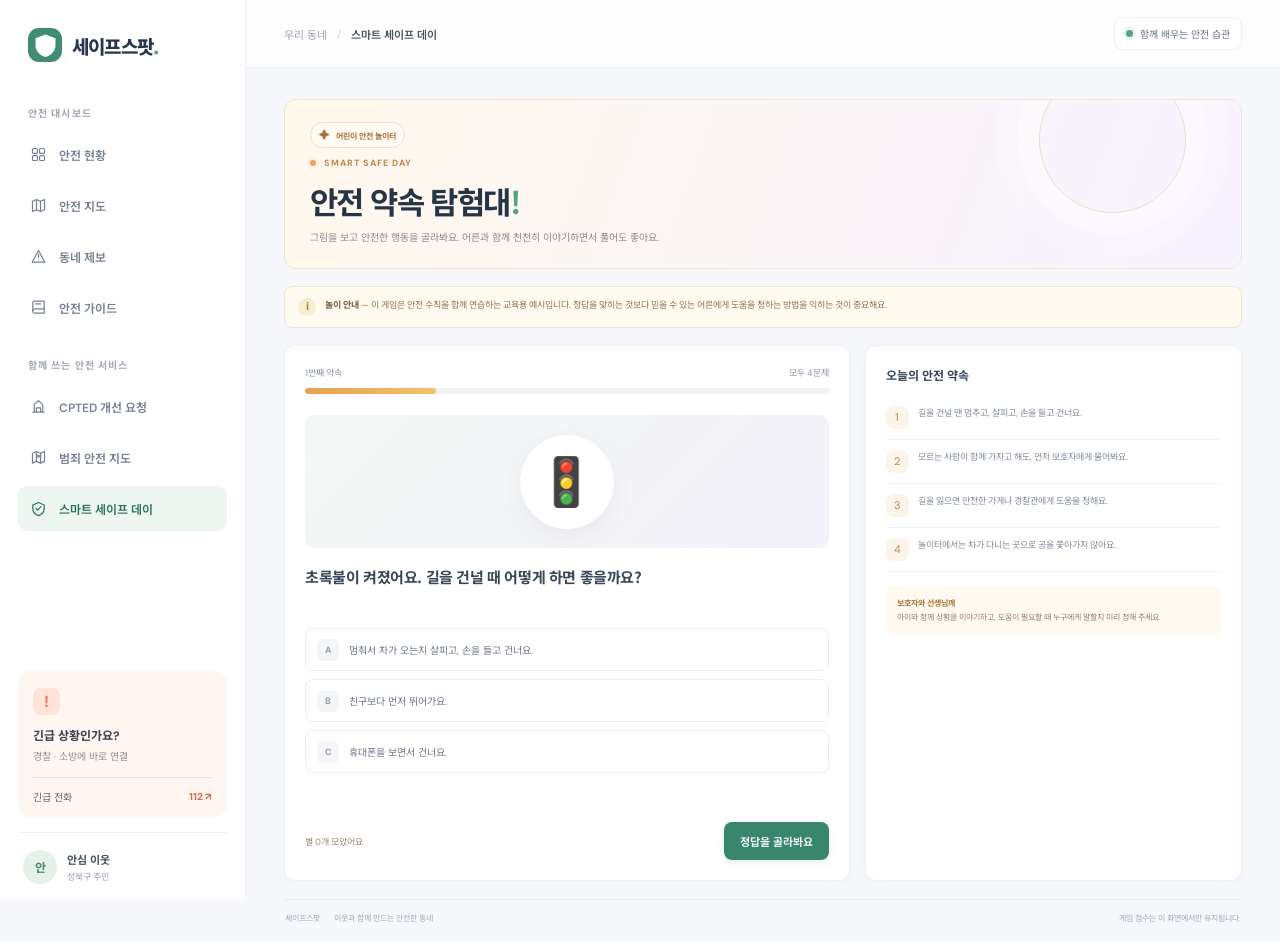
<file: smart-safe-day.html>
<!doctype html>
<html lang="ko">
  <head>
    <meta charset="UTF-8" />
    <meta name="viewport" content="width=device-width, initial-scale=1.0" />
    <meta name="theme-color" content="#f5f7fb" />
    <meta name="description" content="미취학 아동과 함께하는 안전 수칙 퀴즈, 스마트 세이프 데이." />
    <title>스마트 세이프 데이 — 세이프스팟</title>
    <link rel="preconnect" href="https://fonts.googleapis.com" />
    <link rel="preconnect" href="https://fonts.gstatic.com" crossorigin />
    <link href="https://fonts.googleapis.com/css2?family=DM+Sans:wght@400;500;600;700&family=Noto+Sans+KR:wght@400;500;600;700;800&display=swap" rel="stylesheet" />
    <link rel="stylesheet" href="styles.css" />
    <link rel="stylesheet" href="portal-pages.css" />
    <script src="subsites.js" defer></script>
  </head>
  <body class="game-page">
    <div class="app-shell">
      <aside class="sidebar" aria-label="주 메뉴">
        <a class="brand" href="index.html" aria-label="세이프스팟 홈"><span class="brand-mark" aria-hidden="true"><svg viewBox="0 0 32 32" fill="none"><path d="M16 3.8 27 8v7.6c0 6.2-4.3 10.8-11 13-6.7-2.2-11-6.8-11-13V8l11-4.2Z" fill="currentColor"/><path d="m11 16.2 3.2 3.1 6.8-7" stroke="#fff" stroke-width="2.2" stroke-linecap="round" stroke-linejoin="round"/></svg></span><span>세이프스팟<span class="brand-period">.</span></span></a>
        <div class="sidebar-label">안전 대시보드</div>
        <nav class="side-nav">
          <a class="nav-link" href="index.html"><svg viewBox="0 0 24 24" aria-hidden="true"><rect x="3.5" y="3.5" width="7" height="7" rx="1.5"/><rect x="13.5" y="3.5" width="7" height="7" rx="1.5"/><rect x="3.5" y="13.5" width="7" height="7" rx="1.5"/><rect x="13.5" y="13.5" width="7" height="7" rx="1.5"/></svg><span>안전 현황</span></a>
          <a class="nav-link" href="index.html#map"><svg viewBox="0 0 24 24" aria-hidden="true"><path d="m3.5 6 5.7-2.5 5.6 2.5 5.7-2.5v14.5l-5.7 2.5-5.6-2.5-5.7 2.5V6Z"/><path d="M9.2 3.5v14.5m5.6-12v14.5"/></svg><span>안전 지도</span></a>
          <a class="nav-link" href="index.html#reports"><svg viewBox="0 0 24 24" aria-hidden="true"><path d="M12 3.5 21 20H3l9-16.5Z"/><path d="M12 9v4.5m0 3.1h.01"/></svg><span>동네 제보</span></a>
          <a class="nav-link" href="index.html#resources"><svg viewBox="0 0 24 24" aria-hidden="true"><path d="M4 5.5A2.5 2.5 0 0 1 6.5 3H20v17H6.5A2.5 2.5 0 0 1 4 17.5v-12Z"/><path d="M4 16.5A2.5 2.5 0 0 1 6.5 14H20M8 7h7"/></svg><span>안전 가이드</span></a>
        </nav>
        <div class="sidebar-label service-label">함께 쓰는 안전 서비스</div>
        <nav class="side-nav">
          <a class="nav-link" href="cpted.html"><svg viewBox="0 0 24 24" aria-hidden="true"><path d="M4 20h16M6 20V9l6-5 6 5v11M9 20v-6h6v6"/></svg><span>CPTED 개선 요청</span></a>
          <a class="nav-link" href="crime-map.html"><svg viewBox="0 0 24 24" aria-hidden="true"><path d="M3.5 6 9 3.5l6 2.5 5.5-2.5v14L15 20l-6-2.5L3.5 20V6Z"/><path d="M9 3.5v14m6-12v14"/><circle cx="12" cy="10" r="1.5"/></svg><span>범죄 안전 지도</span></a>
          <a class="nav-link active" href="smart-safe-day.html" aria-current="page"><svg viewBox="0 0 24 24" aria-hidden="true"><path d="M12 3.5 20 7v5.5c0 4.5-3.1 7.8-8 9.5-4.9-1.7-8-5-8-9.5V7l8-3.5Z"/><path d="m8.5 12 2.3 2.2 4.7-4.8"/></svg><span>스마트 세이프 데이</span></a>
        </nav>
        <div class="sidebar-bottom"><div class="emergency-card"><span class="emergency-icon" aria-hidden="true">!</span><p>긴급 상황인가요?</p><span>경찰 · 소방에 바로 연결</span><a href="tel:112" class="emergency-call"><span>긴급 전화</span><span>112 ↗</span></a></div><div class="profile-row"><div class="profile-avatar" aria-hidden="true">안</div><div class="profile-info"><strong>안심 이웃</strong><span>성북구 주민</span></div></div></div>
      </aside>
      <button class="mobile-scrim" type="button" aria-label="메뉴 닫기"></button>
      <main class="subpage-main">
        <header class="topbar"><div class="breadcrumb"><a href="index.html">우리 동네</a><span class="breadcrumb-divider">/</span><strong>스마트 세이프 데이</strong></div><div class="topbar-actions"><span class="area-pill"><span class="status-dot"></span> 함께 배우는 안전 습관</span><button class="mobile-menu icon-button" type="button" aria-label="메뉴 열기"><svg viewBox="0 0 24 24" aria-hidden="true"><path d="M4 7h16M4 12h16M4 17h16"/></svg></button></div></header>
        <div class="page-content">
          <section class="game-hero"><div class="game-hero-content"><span class="game-badge"><span>✦</span> 어린이 안전 놀이터</span><div class="subpage-kicker"><span class="eyebrow-dot"></span> SMART SAFE DAY</div><h1>안전 약속 탐험대<span class="title-period">!</span></h1><p>그림을 보고 안전한 행동을 골라봐요. 어른과 함께 천천히 이야기하면서 풀어도 좋아요.</p></div></section>
          <div class="demo-notice" role="note"><span class="demo-notice-icon">i</span><span><strong>놀이 안내</strong> — 이 게임은 안전 수칙을 함께 연습하는 교육용 예시입니다. 정답을 맞히는 것보다 믿을 수 있는 어른에게 도움을 청하는 방법을 익히는 것이 중요해요.</span></div>
          <div class="game-stage" id="game-stage">
            <section class="game-card game-question-view" aria-label="안전 수칙 퀴즈">
              <div class="game-progress-row"><span id="game-step">1번째 약속</span><span id="game-total">모두 4문제</span></div>
              <div class="game-progress-track" aria-hidden="true"><span id="game-progress"></span></div>
              <div class="game-question-art" aria-hidden="true"><div class="game-scene" id="game-scene">🚦</div></div>
              <h2 class="game-question" id="game-question">초록불이 켜졌어요. 길을 건널 때 어떻게 하면 좋을까요?</h2>
              <div class="game-options" id="game-options"></div>
              <p class="game-feedback" id="game-feedback" role="status" aria-live="polite"></p>
              <div class="game-next-row"><span class="game-score-pill" id="game-score">별 0개 모았어요</span><button class="button button-primary" id="game-next" type="button" disabled>정답을 골라봐요</button></div>
            </section>
            <section class="game-card game-finish" id="game-finish" aria-live="polite">
              <div class="game-finish-art" id="game-finish-art">🌟</div><h2 id="game-finish-title">안전 약속 탐험 끝!</h2><p id="game-finish-copy">멋져요! 오늘 배운 안전 약속을 가족이나 선생님과 함께 이야기해 봐요.</p><button class="button button-primary" id="game-restart" type="button">다시 놀기 <span>↻</span></button>
            </section>
            <aside class="game-card game-side-card">
              <h2>오늘의 안전 약속</h2>
              <div class="game-tip"><span class="game-tip-icon">1</span><span>길을 건널 땐 멈추고, 살피고, 손을 들고 건너요.</span></div>
              <div class="game-tip"><span class="game-tip-icon">2</span><span>모르는 사람이 함께 가자고 해도, 먼저 보호자에게 물어봐요.</span></div>
              <div class="game-tip"><span class="game-tip-icon">3</span><span>길을 잃으면 안전한 가게나 경찰관에게 도움을 청해요.</span></div>
              <div class="game-tip"><span class="game-tip-icon">4</span><span>놀이터에서는 차가 다니는 곳으로 공을 쫓아가지 않아요.</span></div>
              <div class="grownup-note"><strong>보호자와 선생님께</strong><br />아이와 함께 상황을 이야기하고, 도움이 필요할 때 누구에게 말할지 미리 정해 주세요.</div>
            </aside>
          </div>
          <footer class="page-footer"><span>세이프스팟 <span class="footer-dot">·</span> 이웃과 함께 만드는 안전한 동네</span><span>게임 점수는 이 화면에서만 유지됩니다.</span></footer>
        </div>
      </main>
    </div>
    <div class="toast" id="toast" role="status" aria-live="polite"></div>
  </body>
</html>
</file>
<file: styles.css>
:root {
  color-scheme: light;
  --ink: #202b3c;
  --muted: #8993a2;
  --line: #edf0f4;
  --surface: #fff;
  --canvas: #f5f7fb;
  --navy: #23344c;
  --green: #39866f;
  --green-dark: #28725d;
  --green-soft: #eaf5ef;
  --coral: #e87966;
  font-family: "DM Sans", "Noto Sans KR", sans-serif;
  font-synthesis: none;
  text-rendering: optimizeLegibility;
  -webkit-font-smoothing: antialiased;
  -moz-osx-font-smoothing: grayscale;
}

* { box-sizing: border-box; }
html { min-width: 320px; scroll-behavior: smooth; }
body { margin: 0; background: var(--canvas); color: var(--ink); font-size: 13px; }
button, input, select, textarea { font: inherit; }
button, a { -webkit-tap-highlight-color: transparent; }
button { color: inherit; }
a { color: inherit; text-decoration: none; }
svg { width: 20px; height: 20px; fill: none; stroke: currentColor; stroke-width: 1.7; stroke-linecap: round; stroke-linejoin: round; }

.app-shell { min-height: 100vh; }
.sidebar { width: 246px; position: fixed; inset: 0 auto 0 0; z-index: 5; display: flex; flex-direction: column; padding: 28px 18px 16px; background: #fff; border-right: 1px solid #eff1f5; }
.mobile-scrim { display: none; }
.brand { display: inline-flex; align-items: center; gap: 10px; padding: 0 10px; color: #26374b; font-family: "Noto Sans KR", sans-serif; font-size: 19px; font-weight: 800; letter-spacing: -.8px; }
.brand-mark { display: grid; width: 34px; height: 34px; place-items: center; border-radius: 11px; color: #fff; background: #408c74; }
.brand-mark svg { width: 29px; height: 29px; stroke: none; }
.brand-logo { width: 108px; height: 108px; object-fit: cover; object-position: center; }
.brand-period, .title-period { color: #52a186; }
.sidebar-label { margin: 43px 10px 12px; color: #a0a8b3; font-size: 10px; font-weight: 700; letter-spacing: 1.1px; text-transform: uppercase; }
.side-nav { display: grid; gap: 6px; }
.nav-link { min-height: 45px; display: flex; align-items: center; gap: 12px; padding: 0 12px; border-radius: 9px; color: #758092; font-size: 12px; font-weight: 600; transition: background .18s, color .18s; }
.nav-link svg { width: 17px; height: 17px; }
.nav-link:hover, .nav-link.active { color: var(--green-dark); background: #edf6f1; }
.nav-count { display: grid; width: 20px; height: 20px; margin-left: auto; place-items: center; border-radius: 7px; color: #ab6e48; background: #fbf1e8; font-size: 10px; }
.sidebar-bottom { margin-top: auto; }
.emergency-card { padding: 17px 15px 13px; border-radius: 12px; background: #fff5f1; }
.emergency-icon { display: grid; width: 27px; height: 27px; place-items: center; border-radius: 8px; color: #e37b64; background: #ffe2d8; font-size: 16px; font-weight: 700; }
.emergency-card p { margin: 11px 0 3px; color: #394353; font-size: 12px; font-weight: 700; }
.emergency-card > span:nth-of-type(2) { color: #99918e; font-size: 10px; }
.emergency-call { display: flex; justify-content: space-between; align-items: center; margin-top: 13px; padding-top: 11px; border-top: 1px solid #f3dfd6; color: #71615c; font-size: 10px; }
.emergency-call span:last-child { color: #d86750; font-weight: 700; }
.profile-row { display: flex; align-items: center; gap: 10px; padding: 17px 5px 0; margin-top: 15px; border-top: 1px solid #f0f1f4; }
.profile-avatar { width: 34px; height: 34px; display: grid; flex: 0 0 auto; place-items: center; border-radius: 50%; color: #4b8872; background: #e5f0e9; font-size: 12px; font-weight: 700; }
.profile-info { display: grid; gap: 3px; }
.profile-info strong { color: #465264; font-size: 11px; }
.profile-info span { color: #9ba3af; font-size: 9px; }
.icon-button { display: grid; width: 34px; height: 34px; place-items: center; padding: 0; border: 0; border-radius: 9px; background: transparent; color: #7d8998; cursor: pointer; }
.icon-button:hover { background: #f2f4f7; }
.icon-button svg { width: 18px; height: 18px; }
.profile-menu { margin-left: auto; }

.main-content { min-height: 100vh; margin-left: 246px; }
.topbar { height: 68px; display: flex; align-items: center; justify-content: space-between; padding: 0 38px; border-bottom: 1px solid #eaedf2; background: rgba(255,255,255,.78); }
.breadcrumb { display: flex; align-items: center; gap: 10px; color: #9ba4b1; font-size: 11px; }
.breadcrumb strong { color: #455164; font-weight: 600; }
.breadcrumb-divider { color: #c8cdd5; }
.topbar-actions { display: flex; align-items: center; gap: 18px; }
.area-pill { display: inline-flex; align-items: center; gap: 7px; padding: 8px 11px; border: 1px solid #eceff3; border-radius: 8px; color: #687486; background: #fff; font-size: 10px; }
.status-dot, .eyebrow-dot { width: 7px; height: 7px; border-radius: 50%; background: #54a383; box-shadow: 0 0 0 3px #eaf4ee; }
.notification-button { position: relative; }
.notification-dot { position: absolute; top: 7px; right: 7px; width: 6px; height: 6px; border: 1px solid #fff; border-radius: 50%; background: #e67c67; }
.mobile-menu, .mobile-break { display: none; }
.page-content { width: min(1360px, 100%); margin: 0 auto; padding: 31px 38px 18px; }
.welcome-row { display: flex; align-items: flex-end; justify-content: space-between; gap: 20px; margin: 0 0 23px; }
.eyebrow { display: flex; align-items: center; gap: 8px; margin-bottom: 11px; color: #6f9a87; font-size: 10px; font-weight: 600; letter-spacing: .1px; }
.eyebrow-dot { width: 6px; height: 6px; box-shadow: none; }
h1, h2, h3, p { margin-top: 0; }
h1 { margin-bottom: 7px; color: #263448; font-family: "Noto Sans KR", sans-serif; font-size: clamp(25px, 2.2vw, 31px); font-weight: 700; letter-spacing: -1.6px; line-height: 1.4; }
.welcome-subtitle { margin-bottom: 0; color: #8792a1; font-size: 11px; }
.button { display: inline-flex; justify-content: center; align-items: center; gap: 8px; min-height: 38px; padding: 0 15px; border: 1px solid transparent; border-radius: 8px; font-size: 11px; font-weight: 600; cursor: pointer; transition: background .16s, transform .16s, box-shadow .16s; }
.button:active { transform: translateY(1px); }
.button-primary { color: #fff; background: #39866f; box-shadow: 0 3px 7px #39866f20; }
.button-primary:hover { background: #2e765f; box-shadow: 0 5px 12px #39866f30; }
.button-primary svg { width: 15px; height: 15px; }
.button-secondary { border-color: #e6ebe8; color: #59806f; background: #fff; }
.button-secondary:hover { border-color: #d3e3da; background: #f8fbf9; }

.stats-grid { display: grid; grid-template-columns: repeat(4, minmax(0, 1fr)); gap: 13px; margin-bottom: 17px; }
.stat-card, .panel { min-width: 0; border: 1px solid #edf0f3; border-radius: 11px; background: var(--surface); box-shadow: 0 3px 12px #33465a05; }
.stat-card { min-height: 126px; padding: 15px 16px 12px; }
.stat-top { display: flex; align-items: center; justify-content: space-between; gap: 8px; color: #7d8795; font-size: 10px; font-weight: 500; }
.stat-icon { display: grid; width: 28px; height: 28px; place-items: center; border-radius: 8px; }
.stat-icon svg { width: 15px; height: 15px; }
.icon-coral { color: #d87969; background: #fff0ec; }
.icon-green { color: #4a967a; background: #eaf5ef; }
.icon-blue { color: #6988c3; background: #edf2fb; }
.icon-yellow { color: #bd9660; background: #fbf5e9; }
.stat-value { margin-top: 9px; color: #28364a; font-size: 26px; font-weight: 700; letter-spacing: -1.1px; line-height: 1.1; }
.stat-unit { margin-left: 4px; color: #7c8796; font-size: 11px; font-weight: 500; letter-spacing: 0; }
.stat-foot { display: flex; align-items: center; gap: 6px; margin-top: 8px; color: #a3aab4; font-size: 9px; }
.trend-neutral { color: #8d96a3; }
.trend-up { color: #449375; font-weight: 700; }
.score-row { display: flex; align-items: center; gap: 9px; }
.score-row .stat-value { margin-top: 8px; }
.score-out-of { color: #9da6b3; font-size: 11px; font-weight: 500; letter-spacing: 0; }
.safety-badge { margin-top: 7px; padding: 4px 7px; border-radius: 5px; color: #4e9276; background: #edf6f0; font-size: 9px; font-weight: 600; }
.score-track { height: 3px; margin-top: 8px; border-radius: 10px; background: #edf1ed; }
.score-track span { display: block; width: 82%; height: 100%; border-radius: inherit; background: #66a88c; }
.status-stat .stat-foot { margin-top: 6px; }

.dashboard-grid { display: grid; grid-template-columns: minmax(0, 1.65fr) minmax(290px, 1fr); gap: 15px; align-items: stretch; }
.dashboard-grid[hidden] { display: none; }
.panel { padding: 18px; }
.panel-heading { display: flex; justify-content: space-between; align-items: flex-start; gap: 12px; }
.panel-heading h2 { margin: 0 0 5px; color: #334156; font-size: 13px; font-weight: 700; letter-spacing: -.3px; }
.panel-heading p { margin: 0; color: #a0a8b3; font-size: 9px; }
.select-button { padding: 7px 9px; border: 1px solid #edf0f2; border-radius: 6px; color: #788393; background: #fff; font-size: 9px; cursor: pointer; }
.select-button span { padding-left: 8px; color: #a1a9b4; }
.map-filter-row { display: flex; flex-wrap: wrap; gap: 6px; margin: 16px 0 10px; }
.filter-chip { display: inline-flex; align-items: center; gap: 6px; min-height: 25px; padding: 0 8px; border: 1px solid #edf0f2; border-radius: 6px; color: #8d96a3; background: #fff; font-size: 9px; cursor: pointer; }
.filter-chip:hover { background: #f8faf9; }
.filter-chip.active { border-color: #cfe3d8; color: #46856e; background: #f1f8f4; }
.chip-dot, .legend-dot { display: inline-block; width: 6px; height: 6px; border-radius: 50%; }
.dot-all { background: #93a6a0; }
.dot-report { background: #e77d69; }
.dot-facility { background: #5f9e83; }
.dot-route { background: #8299d3; }
.map-canvas { position: relative; height: 252px; overflow: hidden; border-radius: 8px; background: #eef3e9; isolation: isolate; }
.map-art { display: block; width: 100%; height: 100%; transition: transform .25s ease; }
.map-label { fill: #a4a79a; font-family: "Noto Sans KR", sans-serif; font-size: 11px; }
.safe-route-line { fill: none; stroke: #8299d3; stroke-width: 4; stroke-linecap: round; stroke-dasharray: 2 8; }
.map-marker { transition: opacity .18s, transform .18s; }
.map-marker.is-hidden { opacity: 0; pointer-events: none; }
.map-map-controls { position: absolute; right: 10px; bottom: 35px; display: grid; gap: 5px; }
.map-control { display: grid; width: 28px; height: 28px; place-items: center; border: 1px solid #e6e9e4; border-radius: 6px; color: #607164; background: #fff; box-shadow: 0 2px 6px #42524412; font-size: 16px; cursor: pointer; }
.map-control:hover { background: #f7faf6; }
.map-control svg { width: 15px; height: 15px; }
.map-disclaimer { position: absolute; bottom: 8px; left: 9px; padding: 5px 7px; border-radius: 5px; color: #7f897c; background: #ffffffd9; font-size: 8px; }
.map-footer { display: flex; justify-content: space-between; align-items: center; gap: 8px; padding-top: 12px; color: #9ba3ad; font-size: 8px; }
.map-footer > span { display: flex; align-items: center; gap: 6px; }
.legend-dot { width: 5px; height: 5px; margin-left: 6px; }
.legend-dot:first-child { margin-left: 0; }
.text-button { display: inline-flex; align-items: center; gap: 6px; padding: 0; border: 0; color: #5c987f; background: none; font-size: 9px; font-weight: 600; cursor: pointer; white-space: nowrap; }
.text-button:hover { color: #31745d; }
.text-button span { font-size: 13px; }
.reports-panel { display: flex; flex-direction: column; }
.reports-panel > .panel-heading { margin-bottom: 11px; }
.report-list { flex: 1; }
.report-item { display: flex; gap: 10px; padding: 13px 0; border-bottom: 1px solid #f0f2f4; }
.report-item:last-child { border-bottom: 0; }
.report-icon { display: grid; width: 31px; height: 31px; flex: 0 0 auto; place-items: center; border-radius: 8px; }
.report-icon svg { width: 15px; height: 15px; }
.report-icon-amber { color: #c38d4e; background: #fbf3e6; }
.report-icon-blue { color: #6988c3; background: #eef2fa; }
.report-icon-violet { color: #8179b7; background: #f1effa; }
.report-copy { flex: 1; min-width: 0; }
.report-title-row { display: flex; align-items: flex-start; justify-content: space-between; gap: 5px; }
.report-copy h3 { overflow: hidden; margin: 1px 0 5px; color: #526073; font-size: 10px; font-weight: 600; text-overflow: ellipsis; white-space: nowrap; }
.report-copy p { overflow: hidden; margin-bottom: 5px; color: #9ca5b1; font-size: 9px; text-overflow: ellipsis; white-space: nowrap; }
.report-copy time { color: #b0b6bf; font-size: 8px; }
.report-tag { padding: 3px 5px; border-radius: 4px; font-size: 8px; white-space: nowrap; }
.tag-pending { color: #b5874d; background: #fbf4e9; }
.tag-done { color: #589379; background: #edf6f0; }
.report-list-button { width: 100%; min-height: 33px; margin-top: 9px; font-size: 9px; }
.report-list-button span { font-size: 15px; }

.lower-grid { display: grid; grid-template-columns: minmax(0, 1.65fr) minmax(290px, 1fr); gap: 15px; margin-top: 15px; }
.guide-panel { padding-bottom: 14px; }
.guide-spark { color: #7dac8d; font-size: 18px; }
.guide-content { display: grid; grid-template-columns: minmax(145px, .8fr) minmax(0, 1fr); gap: 20px; align-items: center; margin-top: 12px; }
.guide-illustration { position: relative; height: 142px; overflow: hidden; border-radius: 8px; background: linear-gradient(145deg, #253d57 0%, #5e7890 100%); }
.guide-moon { position: absolute; top: 18px; right: 21px; width: 27px; height: 27px; border-radius: 50%; background: #f8e8be; box-shadow: 0 0 20px #f8e8be66; }
.guide-star { position: absolute; color: #f5e2ae; font-size: 10px; }
.star-one { top: 25px; left: 23px; }.star-two { top: 51px; right: 68px; font-size: 7px; }
.guide-lamp { position: absolute; z-index: 2; top: 31px; left: 35px; width: 3px; height: 94px; border-radius: 3px; background: #253343; }
.guide-lamp:before { position: absolute; top: -3px; left: -8px; width: 21px; height: 4px; border-radius: 3px; background: #263344; content: ""; }
.guide-lamp:after { position: absolute; top: 1px; left: -14px; width: 29px; height: 43px; background: linear-gradient(180deg, #f4dfab35, transparent); clip-path: polygon(40% 0, 60% 0, 100% 100%, 0 100%); content: ""; }
.guide-lamp span { position: absolute; top: 0; left: -2px; z-index: 1; width: 7px; height: 3px; border-radius: 2px; background: #ffe8ab; }
.guide-lamp i { position: absolute; bottom: -2px; left: -4px; width: 11px; height: 3px; border-radius: 3px; background: #273344; }
.guide-figure { position: absolute; z-index: 2; bottom: 16px; left: 58%; width: 28px; height: 53px; }
.guide-figure:before { position: absolute; top: 0; left: 8px; width: 11px; height: 11px; border-radius: 50%; background: #edc59a; content: ""; }
.guide-figure:after { position: absolute; top: 10px; left: 5px; width: 18px; height: 24px; border-radius: 7px 7px 3px 3px; background: #e28664; content: ""; }
.guide-figure i, .guide-figure b { position: absolute; z-index: 1; top: 31px; width: 5px; height: 19px; border-radius: 3px; background: #27394e; }
.guide-figure i { left: 8px; transform: rotate(7deg); }.guide-figure b { left: 17px; transform: rotate(-8deg); }
.guide-ground { position: absolute; right: -20px; bottom: -20px; left: -20px; height: 47px; border-radius: 50% 50% 0 0; background: #304a56; }
.guide-text { padding: 2px 0; }
.guide-kicker { color: #80a691; font-size: 8px; font-weight: 700; letter-spacing: 1px; }
.guide-text h3 { margin: 7px 0 6px; color: #344258; font-family: "Noto Sans KR", sans-serif; font-size: 15px; font-weight: 700; letter-spacing: -.5px; line-height: 1.5; }
.guide-text p { max-width: 330px; margin-bottom: 9px; color: #919baa; font-size: 9px; line-height: 1.7; }
.quick-panel { padding-bottom: 12px; }
.quick-shield { display: grid; width: 28px; height: 28px; place-items: center; border-radius: 8px; color: #d47862; background: #fff0ec; font-size: 9px; font-weight: 700; }
.quick-panel > .panel-heading { margin-bottom: 10px; }
.contact-row { display: flex; align-items: center; gap: 10px; min-height: 51px; border-bottom: 1px solid #f0f2f4; }
.contact-row:last-of-type { border-bottom: 0; }
.contact-icon { display: grid; width: 31px; height: 31px; place-items: center; border-radius: 8px; font-size: 9px; font-weight: 700; }
.contact-police { color: #5472a8; background: #edf2fb; }.contact-fire { color: #cc6e58; background: #fff0eb; }.contact-help { color: #7f70a7; background: #f2eff9; }
.contact-copy { display: grid; gap: 3px; }
.contact-copy strong { color: #526073; font-size: 10px; font-weight: 600; }
.contact-copy small { color: #a1a9b4; font-size: 8px; }
.contact-arrow { margin-left: auto; color: #a0aaaf; font-size: 13px; }
.emergency-note { margin: 9px 0 0; color: #aa8a78; font-size: 8px; line-height: 1.55; }
.page-footer { display: flex; justify-content: space-between; gap: 15px; margin-top: 17px; padding: 12px 1px 0; border-top: 1px solid #e9edf1; color: #a4acb6; font-size: 8px; }
.footer-dot { padding: 0 4px; color: #c0c8ce; }

.report-dialog { width: min(480px, calc(100% - 30px)); max-height: min(90vh, 760px); padding: 25px; border: 1px solid #e8ecef; border-radius: 15px; color: var(--ink); background: #fff; box-shadow: 0 24px 80px #1e304238; }
.report-dialog::backdrop { background: #1a293b80; backdrop-filter: blur(3px); }
.dialog-heading { display: flex; justify-content: space-between; align-items: flex-start; }
.dialog-kicker { color: #75a18b; font-size: 8px; font-weight: 700; letter-spacing: 1.15px; }
.dialog-heading h2 { margin: 5px 0 0; color: #344257; font-family: "Noto Sans KR", sans-serif; font-size: 21px; letter-spacing: -.7px; }
.dialog-close { font-size: 25px; font-weight: 300; }
.dialog-intro { margin: 12px 0 20px; color: #8893a1; font-size: 10px; line-height: 1.8; }
.dialog-intro strong { color: #c87863; font-weight: 600; }
.field-label { display: block; margin: 14px 0 6px; color: #566174; font-size: 10px; font-weight: 600; }
.report-dialog input, .report-dialog select, .report-dialog textarea { width: 100%; padding: 10px 11px; border: 1px solid #e7ebef; border-radius: 7px; outline: none; color: #465365; background: #fff; font-size: 10px; }
.report-dialog input::placeholder, .report-dialog textarea::placeholder { color: #b3bac3; }
.report-dialog input:focus, .report-dialog select:focus, .report-dialog textarea:focus { border-color: #82b39a; box-shadow: 0 0 0 3px #eaf4ee; }
.report-dialog textarea { resize: vertical; }
.privacy-note { margin: 11px 0 0; color: #9ca5af; font-size: 8px; line-height: 1.7; }
.dialog-actions { display: flex; justify-content: flex-end; gap: 8px; margin-top: 17px; }
.toast { position: fixed; right: 24px; bottom: 22px; z-index: 10; max-width: calc(100% - 32px); padding: 12px 16px; border: 1px solid #e4eee7; border-radius: 9px; color: #42775f; background: #fff; box-shadow: 0 8px 28px #23344c1c; font-size: 11px; opacity: 0; pointer-events: none; transform: translateY(8px); transition: opacity .2s, transform .2s; }
.toast.visible { opacity: 1; transform: translateY(0); }

@media (min-width: 1500px) {
  .page-content { padding-top: 38px; }
  .map-canvas { height: 285px; }
  .stat-card { min-height: 136px; padding: 18px; }
}
@media (max-width: 1180px) {
  .sidebar { width: 215px; }
  .main-content { margin-left: 215px; }
  .topbar { padding: 0 25px; }
  .page-content { padding-right: 25px; padding-left: 25px; }
  .dashboard-grid, .lower-grid { grid-template-columns: minmax(0, 1.35fr) minmax(270px, 1fr); gap: 12px; }
  .stat-card { padding-right: 12px; padding-left: 12px; }
}
@media (max-width: 940px) {
  .sidebar { width: 68px; align-items: center; padding: 20px 9px 13px; }
  .brand { padding: 0; }
  .brand > span:last-child, .sidebar-label, .nav-link > span:not(.nav-count), .nav-count, .emergency-card, .profile-info, .profile-menu { display: none; }
  .side-nav { width: 100%; margin-top: 36px; }
  .nav-link { justify-content: center; padding: 0; }
  .nav-link svg { width: 19px; height: 19px; }
  .profile-row { justify-content: center; padding: 13px 0 0; }
  .main-content { margin-left: 68px; }
  .dashboard-grid, .lower-grid { grid-template-columns: minmax(0, 1.25fr) minmax(250px, .9fr); }
  .map-canvas { height: 230px; }
}
@media (max-width: 720px) {
  .sidebar { display: none; }
  .sidebar.mobile-open { display: flex; width: min(280px, 84vw); align-items: stretch; padding: 24px 18px 16px; box-shadow: 12px 0 35px #26374b20; }
  .sidebar.mobile-open .brand { padding: 0 10px; }
  .sidebar.mobile-open .brand > span:last-child, .sidebar.mobile-open .sidebar-label, .sidebar.mobile-open .nav-link > span:not(.nav-count), .sidebar.mobile-open .nav-count, .sidebar.mobile-open .emergency-card, .sidebar.mobile-open .profile-info, .sidebar.mobile-open .profile-menu { display: initial; }
  .sidebar.mobile-open .brand { display: inline-flex; }
  .sidebar.mobile-open .brand > span:last-child { display: inline; }
  .sidebar.mobile-open .sidebar-label { display: block; margin: 43px 10px 12px; }
  .sidebar.mobile-open .side-nav { width: 100%; margin-top: 0; }
  .sidebar.mobile-open .nav-link { justify-content: flex-start; padding: 0 12px; }
  .sidebar.mobile-open .profile-row { justify-content: flex-start; padding: 17px 5px 0; }
  .sidebar.mobile-open .profile-info { display: grid; }
  .sidebar.mobile-open .profile-menu { display: grid; }
  .sidebar.mobile-open .emergency-card { display: block; }
  .mobile-scrim.visible { position: fixed; inset: 0; z-index: 4; display: block; width: 100%; height: 100%; border: 0; background: #1a293b73; }
  .main-content { margin-left: 0; }
  .topbar { height: 58px; padding: 0 18px; }
  .topbar-actions { gap: 8px; }
  .area-pill { padding: 7px 8px; font-size: 9px; }
  .notification-button { width: 30px; }
  .mobile-menu { display: grid; }
  .page-content { padding: 25px 17px 15px; }
  .welcome-row { align-items: flex-start; margin-bottom: 18px; }
  .welcome-row > div { min-width: 0; }
  .welcome-row > .button { flex: 0 0 auto; margin-top: 28px; padding: 0 10px; font-size: 9px; }
  h1 { font-size: 24px; letter-spacing: -1.1px; }
  .mobile-break { display: initial; }
  .welcome-subtitle { max-width: 230px; font-size: 10px; line-height: 1.6; }
  .stats-grid { grid-template-columns: repeat(2, minmax(0, 1fr)); gap: 9px; margin-bottom: 12px; }
  .stat-card { min-height: 116px; padding: 12px; }
  .dashboard-grid, .lower-grid { grid-template-columns: 1fr; gap: 11px; }
  .map-panel, .reports-panel, .guide-panel, .quick-panel { padding: 15px; }
  .map-canvas { height: 260px; }
  .reports-panel { min-height: 290px; }
  .report-item { padding: 12px 0; }
  .lower-grid { margin-top: 11px; }
  .guide-content { grid-template-columns: minmax(130px, .8fr) minmax(0, 1fr); gap: 13px; }
  .guide-illustration { height: 145px; }
  .guide-text h3 { font-size: 14px; }
  .page-footer { flex-direction: column; gap: 5px; line-height: 1.5; }
}
@media (max-width: 390px) {
  .page-content { padding-right: 13px; padding-left: 13px; }
  .welcome-row { gap: 8px; }
  .welcome-row > .button { gap: 4px; min-height: 34px; padding: 0 7px; font-size: 8px; }
  h1 { font-size: 22px; }
  .guide-content { grid-template-columns: 1fr; }
  .guide-illustration { height: 130px; }
  .guide-text p { max-width: none; }
}
@media (prefers-reduced-motion: reduce) {
  *, *::before, *::after { scroll-behavior: auto !important; transition-duration: .01ms !important; }
}
</file>
<file: portal-pages.css>
.service-label { margin-top: 27px; }
.service-strip { display: grid; grid-template-columns: repeat(3, minmax(0, 1fr)); gap: 11px; margin: -1px 0 17px; }
.service-card { display: flex; min-width: 0; align-items: center; gap: 10px; padding: 12px; border: 1px solid #edf0f3; border-radius: 10px; background: #fff; box-shadow: 0 3px 12px #33465a05; transition: transform .16s, box-shadow .16s, border-color .16s; }
.service-card:hover { transform: translateY(-2px); border-color: #dce9e1; box-shadow: 0 7px 18px #33465a0c; }
.service-card-icon { display: grid; width: 34px; height: 34px; flex: 0 0 auto; place-items: center; border-radius: 9px; font-size: 19px; font-weight: 600; }
.service-cpted .service-card-icon { color: #4d9278; background: #eaf5ef; }
.service-crime .service-card-icon { color: #6380b3; background: #edf2fb; }
.service-game .service-card-icon { color: #c08d4e; background: #fbf4e8; }
.service-card-copy { display: grid; min-width: 0; gap: 4px; }
.service-card-copy strong { overflow: hidden; color: #465568; font-size: 10px; font-weight: 700; text-overflow: ellipsis; white-space: nowrap; }
.service-card-copy small { overflow: hidden; color: #9aa3ae; font-size: 8px; text-overflow: ellipsis; white-space: nowrap; }
.service-card-arrow { margin-left: auto; color: #a1ada7; font-size: 13px; }

.subpage-main { min-height: 100vh; margin-left: 246px; }
.subpage-main .page-content { max-width: 1140px; }
.subpage-hero { display: flex; justify-content: space-between; align-items: flex-end; gap: 20px; margin-bottom: 22px; }
.subpage-hero h1 { margin-bottom: 7px; }
.subpage-hero p { max-width: 640px; margin: 0; color: #8792a1; font-size: 11px; line-height: 1.7; }
.subpage-kicker { display: flex; align-items: center; gap: 8px; margin-bottom: 10px; color: #6f9a87; font-size: 9px; font-weight: 700; letter-spacing: 1px; }
.subpage-kicker .eyebrow-dot { width: 6px; height: 6px; }
.demo-notice { display: flex; align-items: flex-start; gap: 9px; margin-bottom: 17px; padding: 11px 13px; border: 1px solid #eee6d7; border-radius: 8px; color: #92764e; background: #fffaf0; font-size: 9px; line-height: 1.6; }
.demo-notice strong { color: #7d623c; }
.demo-notice-icon { display: grid; width: 18px; height: 18px; flex: 0 0 auto; place-items: center; border-radius: 50%; color: #9d7a42; background: #f8ecd1; font-size: 11px; font-weight: 700; }
.subpage-grid { display: grid; grid-template-columns: minmax(0, 1.35fr) minmax(260px, .75fr); gap: 15px; align-items: start; }
.subpage-panel { padding: 20px; border: 1px solid #edf0f3; border-radius: 11px; background: #fff; box-shadow: 0 3px 12px #33465a05; }
.subpage-panel h2 { margin: 0 0 5px; color: #334156; font-size: 14px; font-weight: 700; letter-spacing: -.3px; }
.subpage-panel-intro { margin-bottom: 17px; color: #99a2ae; font-size: 9px; line-height: 1.6; }
.form-grid { display: grid; grid-template-columns: repeat(2, minmax(0, 1fr)); gap: 0 13px; }
.form-field { min-width: 0; margin-bottom: 13px; }
.form-field.full-width { grid-column: 1 / -1; }
.form-field label, .form-field legend { display: block; margin-bottom: 6px; color: #566174; font-size: 10px; font-weight: 600; }
.form-field label .required-mark { color: #d77966; }
.form-field input, .form-field select, .form-field textarea { width: 100%; min-height: 38px; padding: 9px 10px; border: 1px solid #e7ebef; border-radius: 7px; outline: none; color: #465365; background: #fff; font-size: 10px; }
.form-field textarea { min-height: 95px; resize: vertical; line-height: 1.6; }
.form-field input::placeholder, .form-field textarea::placeholder { color: #b3bac3; }
.form-field input:focus, .form-field select:focus, .form-field textarea:focus { border-color: #82b39a; box-shadow: 0 0 0 3px #eaf4ee; }
.form-field fieldset { padding: 0; border: 0; }
.choice-row { display: flex; flex-wrap: wrap; gap: 7px; }
.choice-option { position: relative; }
.choice-option input { position: absolute; width: 1px; height: 1px; opacity: 0; }
.choice-option span { display: inline-flex; min-height: 31px; align-items: center; padding: 0 10px; border: 1px solid #e8ecf0; border-radius: 6px; color: #8792a1; background: #fff; font-size: 9px; cursor: pointer; }
.choice-option input:checked + span { border-color: #cde1d5; color: #46856e; background: #f1f8f4; }
.choice-option input:focus-visible + span { outline: 2px solid #5c987f; outline-offset: 2px; }
.form-help { margin: 5px 0 0; color: #a2aab5; font-size: 8px; line-height: 1.5; }
.form-field label.consent-row { display: flex; align-items: flex-start; gap: 8px; margin: 0; color: #838e9d; font-size: 9px; line-height: 1.6; cursor: pointer; }
.consent-row input { width: 14px; min-height: 14px; flex: 0 0 auto; margin: 1px 0 0; accent-color: #39866f; }
.form-actions { display: flex; justify-content: flex-end; gap: 8px; margin-top: 4px; }
.request-list { display: grid; gap: 9px; margin-top: 15px; }
.request-item { padding: 11px; border: 1px solid #eef1f3; border-radius: 8px; background: #fff; }
.request-item-head { display: flex; justify-content: space-between; gap: 8px; margin-bottom: 5px; }
.request-item strong { color: #566174; font-size: 9px; }
.request-item p { margin: 0; color: #929ca9; font-size: 8px; line-height: 1.55; }
.request-status { flex: 0 0 auto; padding: 3px 6px; border-radius: 4px; color: #56856f; background: #edf6f0; font-size: 8px; }
.side-info-list { display: grid; gap: 13px; margin: 15px 0 0; padding: 0; list-style: none; }
.side-info-list li { display: flex; gap: 9px; color: #7e8998; font-size: 9px; line-height: 1.65; }
.side-info-number { display: grid; width: 21px; height: 21px; flex: 0 0 auto; place-items: center; border-radius: 6px; color: #4c8b71; background: #edf6f0; font-size: 9px; font-weight: 700; }
.subpage-callout { margin-top: 15px; padding: 12px; border-radius: 8px; color: #788493; background: #f5f8f6; font-size: 9px; line-height: 1.7; }
.subpage-callout strong { color: #4e8069; }

.crime-layout { display: grid; grid-template-columns: minmax(0, 1.5fr) minmax(255px, .8fr); gap: 15px; align-items: stretch; }
.map-tools { display: flex; justify-content: space-between; align-items: center; gap: 10px; margin: 14px 0 11px; }
.map-tools select { min-height: 32px; padding: 0 9px; border: 1px solid #e9edf0; border-radius: 6px; color: #677386; background: #fff; font-size: 9px; }
.map-helper { margin: 5px 0 0; }
.map-legend { display: flex; flex-wrap: wrap; gap: 9px; color: #8e98a5; font-size: 8px; }
.legend-entry { display: inline-flex; align-items: center; gap: 5px; }
.risk-dot { width: 7px; height: 7px; border-radius: 50%; }
.risk-low { background: #72aa8b; }.risk-mid { background: #e5b05e; }.risk-high { background: #e17d69; }
.crime-map { position: relative; display: grid; min-height: 332px; grid-template-columns: repeat(3, 1fr); grid-template-rows: repeat(2, 1fr); gap: 7px; overflow: hidden; padding: 14px; border-radius: 9px; background: #f0f3ed; }
.crime-map:before, .crime-map:after { position: absolute; z-index: 0; background: #fff; content: ""; }
.crime-map:before { top: 49%; left: -5%; width: 110%; height: 13px; transform: rotate(-12deg); box-shadow: 0 1px 0 #e4e5de; }
.crime-map:after { top: -5%; left: 49%; width: 12px; height: 110%; transform: rotate(8deg); box-shadow: 1px 0 0 #e4e5de; }
.crime-zone { position: relative; z-index: 1; display: grid; min-width: 0; align-content: center; justify-items: center; gap: 4px; padding: 7px; border: 1px solid #ffffffb8; border-radius: 8px; color: #4e5b68; cursor: pointer; transition: transform .14s, box-shadow .14s, opacity .14s; }
.crime-zone:hover, .crime-zone.selected { z-index: 2; transform: scale(1.025); box-shadow: 0 4px 12px #33465a1a; }
.crime-zone.selected { outline: 2px solid #547e6a; outline-offset: 1px; }
.crime-zone[data-risk="low"] { background: #dcecdf; }.crime-zone[data-risk="medium"] { background: #f5e8c9; }.crime-zone[data-risk="high"] { background: #f4ddd5; }
.crime-zone strong { font-size: 10px; }
.crime-zone span { color: #74808b; font-size: 8px; }
.map-road-label { position: absolute; z-index: 2; top: 47%; left: 50%; padding: 2px 5px; border-radius: 3px; color: #9ba39e; background: #ffffffdf; font-size: 7px; transform: translate(-50%, -50%) rotate(-12deg); }
.crime-map-caption { display: flex; justify-content: space-between; gap: 8px; margin-top: 9px; color: #a1a9b2; font-size: 8px; }
.area-detail-top { display: flex; align-items: flex-start; justify-content: space-between; gap: 10px; }
.crime-detail-panel { padding: 15px; }
.sr-only { position: absolute; width: 1px; height: 1px; overflow: hidden; clip: rect(0, 0, 0, 0); white-space: nowrap; clip-path: inset(50%); }
.area-detail-top h3 { margin: 2px 0 4px; color: #39475a; font-size: 15px; }
.area-detail-top p { margin: 0; color: #a0a8b3; font-size: 8px; }
.risk-badge { padding: 5px 7px; border-radius: 5px; color: #56866e; background: #edf6f0; font-size: 8px; font-weight: 600; white-space: nowrap; }
.risk-badge.medium { color: #a87838; background: #fbf3e4; }.risk-badge.high { color: #bb6c57; background: #fff0eb; }
.crime-count { display: flex; align-items: baseline; gap: 5px; margin: 19px 0 4px; color: #344257; font-size: 26px; font-weight: 700; letter-spacing: -.8px; }
.crime-count span { color: #929ca8; font-size: 9px; font-weight: 500; letter-spacing: 0; }
.crime-count-note { margin: 0 0 15px; color: #a0a8b3; font-size: 8px; }
.category-list { display: grid; gap: 12px; }
.category-row { display: grid; grid-template-columns: 47px 1fr 25px; align-items: center; gap: 8px; color: #7f8a98; font-size: 8px; }
.category-row[hidden] { display: none; }
.category-row strong { color: #667386; font-size: 8px; text-align: right; }
.category-bar { height: 5px; overflow: hidden; border-radius: 9px; background: #f0f2f3; }
.category-bar span { display: block; height: 100%; border-radius: inherit; background: #dfaa64; }
.category-row:nth-child(2) .category-bar span { background: #e1836e; }.category-row:nth-child(3) .category-bar span { background: #87a2c8; }
.crime-detail-note { margin: 16px 0 0; padding-top: 11px; border-top: 1px solid #eef0f2; color: #a1a9b2; font-size: 8px; line-height: 1.6; }
.crime-quick-facts { display: grid; grid-template-columns: repeat(3, 1fr); gap: 10px; margin-top: 14px; }
.crime-fact { padding: 13px; border: 1px solid #edf0f3; border-radius: 9px; background: #fff; }
.crime-fact span { display: block; margin-bottom: 6px; color: #98a1ad; font-size: 8px; }
.crime-fact strong { color: #455469; font-size: 15px; }

.game-page { --game-accent: #ea9d57; }
.game-page .subpage-kicker { color: #bd8748; }
.game-page .eyebrow-dot { background: #e5a45e; box-shadow: 0 0 0 3px #fbf1e4; }
.game-hero { position: relative; overflow: hidden; margin-bottom: 17px; padding: 22px 25px; border: 1px solid #f0e4d3; border-radius: 12px; background: linear-gradient(110deg, #fff8ed 0%, #f7f2ff 100%); }
.game-hero:after { position: absolute; top: -34px; right: 55px; width: 145px; height: 145px; border: 1px solid #f0dfc7; border-radius: 50%; box-shadow: 0 0 0 22px #ffffff4d, 0 0 0 45px #ffffff30; content: ""; }
.game-hero-content { position: relative; z-index: 1; max-width: 650px; }
.game-hero h1 { font-size: clamp(25px, 2.4vw, 34px); }
.game-hero p { max-width: 570px; margin: 0; color: #8d8b91; font-size: 10px; line-height: 1.7; }
.game-badge { display: inline-flex; align-items: center; gap: 6px; margin-bottom: 9px; padding: 5px 8px; border: 1px solid #f2dfc6; border-radius: 20px; color: #a8743b; background: #fffaf2; font-size: 8px; font-weight: 700; }
.game-badge span { font-size: 11px; }
.game-stage { display: grid; grid-template-columns: minmax(0, 1.2fr) minmax(250px, .8fr); gap: 15px; align-items: stretch; }
.game-card { padding: 20px; border: 1px solid #edf0f3; border-radius: 11px; background: #fff; box-shadow: 0 3px 12px #33465a05; }
.game-progress-row { display: flex; align-items: center; justify-content: space-between; gap: 10px; color: #8e98a5; font-size: 9px; }
.game-progress-track { height: 6px; margin: 9px 0 21px; overflow: hidden; border-radius: 10px; background: #f1f2f3; }
.game-progress-track span { display: block; width: 25%; height: 100%; border-radius: inherit; background: linear-gradient(90deg, #e9a052, #f3c26a); transition: width .25s; }
.game-question-art { display: grid; min-height: 133px; place-items: center; margin-bottom: 17px; border-radius: 9px; background: linear-gradient(135deg, #f4f8f5, #f3f1fa); }
.game-scene { display: grid; width: 94px; height: 94px; place-items: center; border: 1px solid #ffffff; border-radius: 50%; background: #fff; box-shadow: 0 7px 22px #47566210; font-size: 47px; }
.game-question { min-height: 48px; margin: 0 0 15px; color: #39475a; font-family: "Noto Sans KR", sans-serif; font-size: 15px; font-weight: 700; letter-spacing: -.4px; line-height: 1.6; }
.game-options { display: grid; gap: 8px; }
.game-answer { display: flex; width: 100%; min-height: 43px; align-items: center; gap: 10px; padding: 8px 11px; border: 1px solid #e9edf0; border-radius: 8px; color: #6e7988; background: #fff; font-size: 10px; text-align: left; cursor: pointer; transition: border-color .14s, background .14s; }
.game-answer:hover:not(:disabled) { border-color: #edd3ad; background: #fffbf5; }
.game-answer:disabled { cursor: default; }
.game-answer.correct-answer { border-color: #b9dac4; color: #477b61; background: #f1f8f3; }
.game-answer.wrong-answer { border-color: #efd0c5; color: #a96756; background: #fff5f1; }
.answer-letter { display: grid; width: 22px; height: 22px; flex: 0 0 auto; place-items: center; border-radius: 6px; color: #929ba7; background: #f3f5f6; font-size: 9px; font-weight: 700; }
.game-answer.correct-answer .answer-letter { color: #4f8c6d; background: #dff0e4; }
.game-feedback { min-height: 35px; margin: 12px 0 0; color: #56866c; font-size: 9px; font-weight: 600; line-height: 1.6; }
.game-next-row { display: flex; justify-content: space-between; align-items: center; gap: 10px; margin-top: 2px; }
.game-score-pill { color: #9a8a72; font-size: 9px; }
.game-side-card h2 { margin: 0 0 12px; color: #39475a; font-size: 12px; }
.game-tip { display: flex; gap: 9px; padding: 10px 0; border-bottom: 1px solid #f0f2f4; color: #818c9a; font-size: 9px; line-height: 1.6; }
.game-tip:last-of-type { border-bottom: 0; }
.game-tip-icon { display: grid; width: 23px; height: 23px; flex: 0 0 auto; place-items: center; border-radius: 7px; color: #bb884e; background: #fbf4e9; font-size: 11px; }
.grownup-note { margin-top: 14px; padding: 11px; border-radius: 8px; color: #92846d; background: #fff9ef; font-size: 8px; line-height: 1.7; }
.grownup-note strong { color: #a7793f; }
.game-finish { display: none; min-height: 320px; align-content: center; justify-items: center; text-align: center; }
.game-finish.visible { display: grid; }
.game-finish-art { display: grid; width: 78px; height: 78px; place-items: center; margin-bottom: 13px; border-radius: 50%; background: #fff5dc; font-size: 40px; }
.game-finish h2 { margin-bottom: 5px; color: #39475a; font-family: "Noto Sans KR", sans-serif; font-size: 19px; }
.game-finish p { max-width: 320px; margin-bottom: 15px; color: #8e98a5; font-size: 10px; line-height: 1.7; }
.game-stage.finished .game-question-view { display: none; }
.game-stage.finished .game-finish { display: grid; }
.game-page .page-footer { margin-top: 18px; }

@media (max-width: 1180px) {
  .subpage-main { margin-left: 215px; }
  .subpage-main .page-content { padding-right: 25px; padding-left: 25px; }
  .service-strip { gap: 8px; }
  .service-card { gap: 8px; padding: 10px 8px; }
  .service-card-icon { width: 30px; height: 30px; }
}
@media (max-width: 940px) {
  .subpage-main { margin-left: 68px; }
  .service-label { display: none; }
  .service-strip { grid-template-columns: 1fr; gap: 7px; margin-top: 0; }
  .service-card { padding: 9px 11px; }
  .service-card-copy { grid-template-columns: auto 1fr; align-items: baseline; gap: 8px; }
  .service-card-copy strong, .service-card-copy small { font-size: 9px; }
}
@media (max-width: 720px) {
  .subpage-main { margin-left: 0; }
  .subpage-main .page-content { padding: 24px 17px 15px; }
  .subpage-hero { align-items: flex-start; margin-bottom: 17px; }
  .subpage-hero h1 { font-size: 24px; }
  .subpage-grid, .crime-layout, .game-stage { grid-template-columns: 1fr; }
  .subpage-panel, .game-card { padding: 16px; }
  .crime-map { min-height: 300px; }
  .game-hero { padding: 19px; }
  .game-hero:after { right: -45px; }
  .game-stage { gap: 11px; }
  .game-question-art { min-height: 115px; }
}
@media (max-width: 450px) {
  .subpage-main .page-content { padding-right: 13px; padding-left: 13px; }
  .form-grid { grid-template-columns: 1fr; }
  .form-field.full-width { grid-column: auto; }
  .map-tools { align-items: flex-start; flex-direction: column; }
  .crime-map { min-height: 270px; gap: 5px; padding: 9px; }
  .crime-quick-facts { gap: 6px; }
  .crime-fact { padding: 9px; }
  .crime-fact strong { font-size: 13px; }
}
</file>
